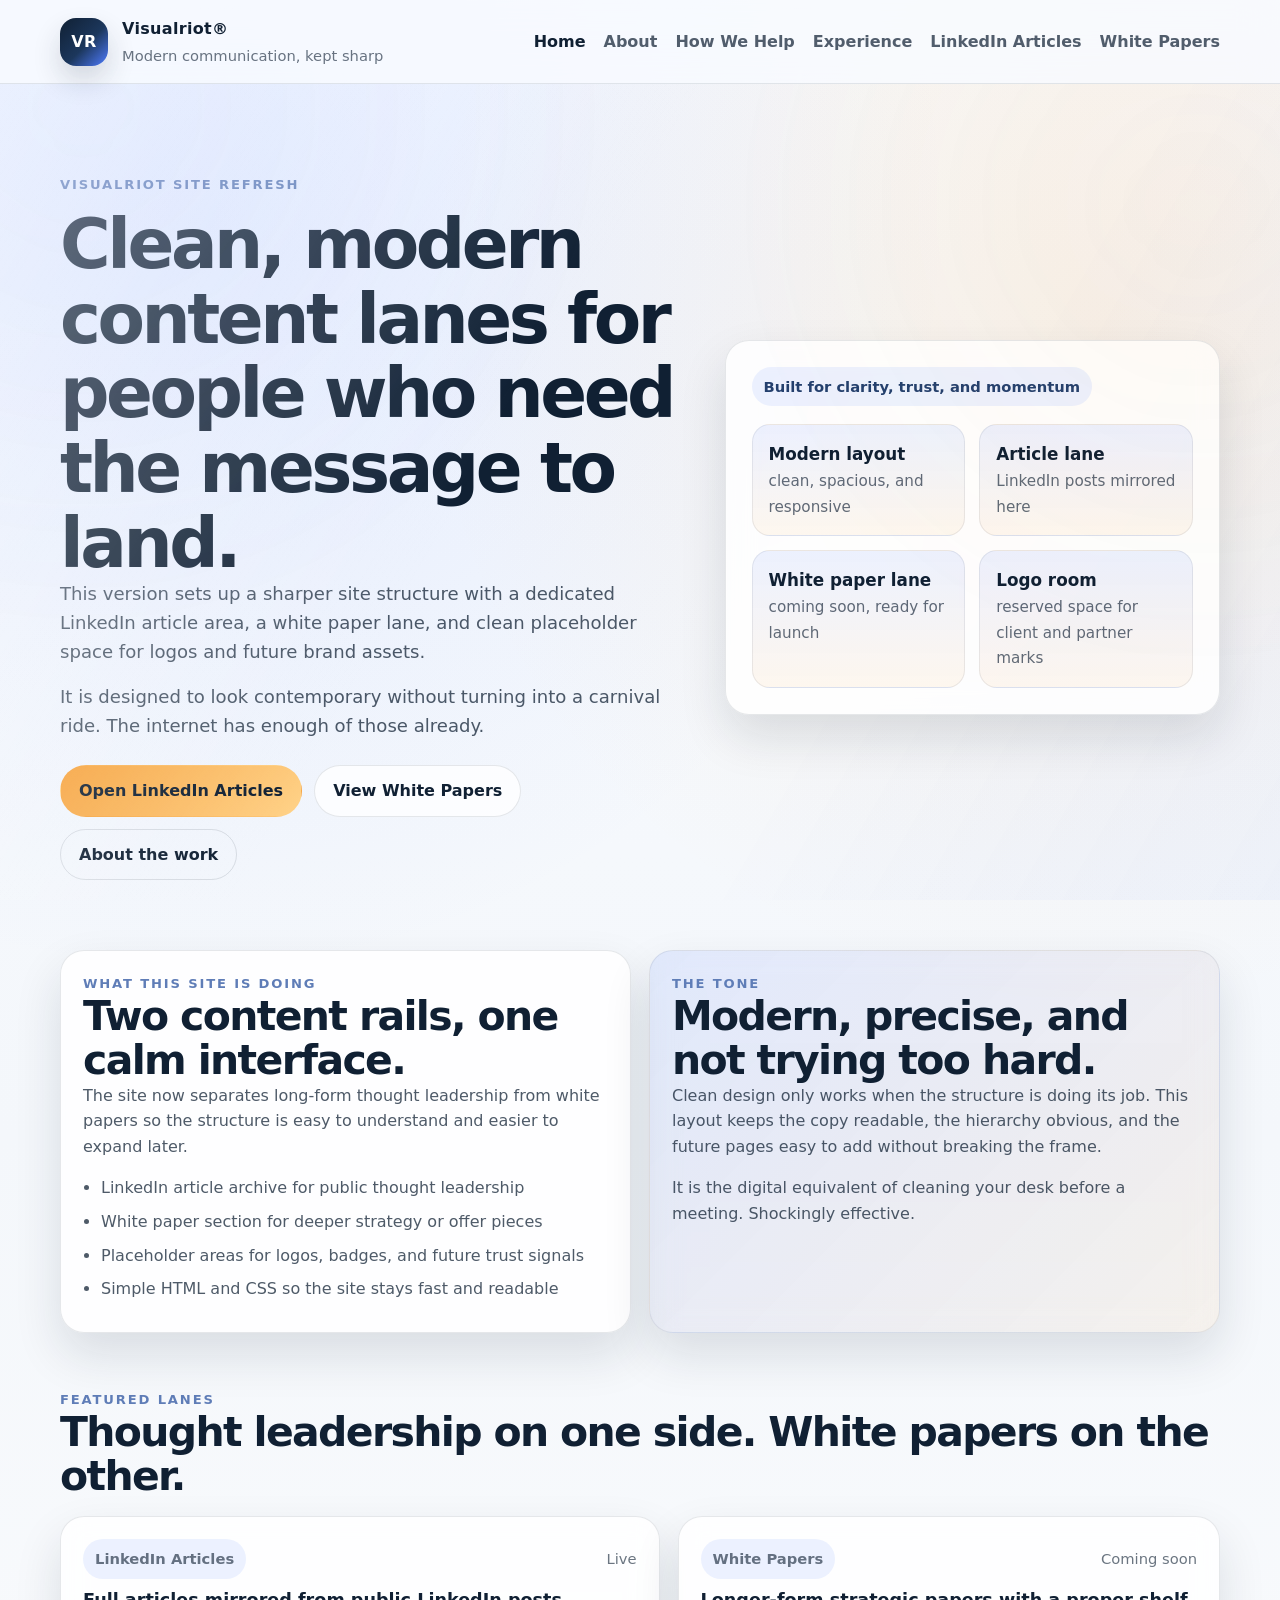
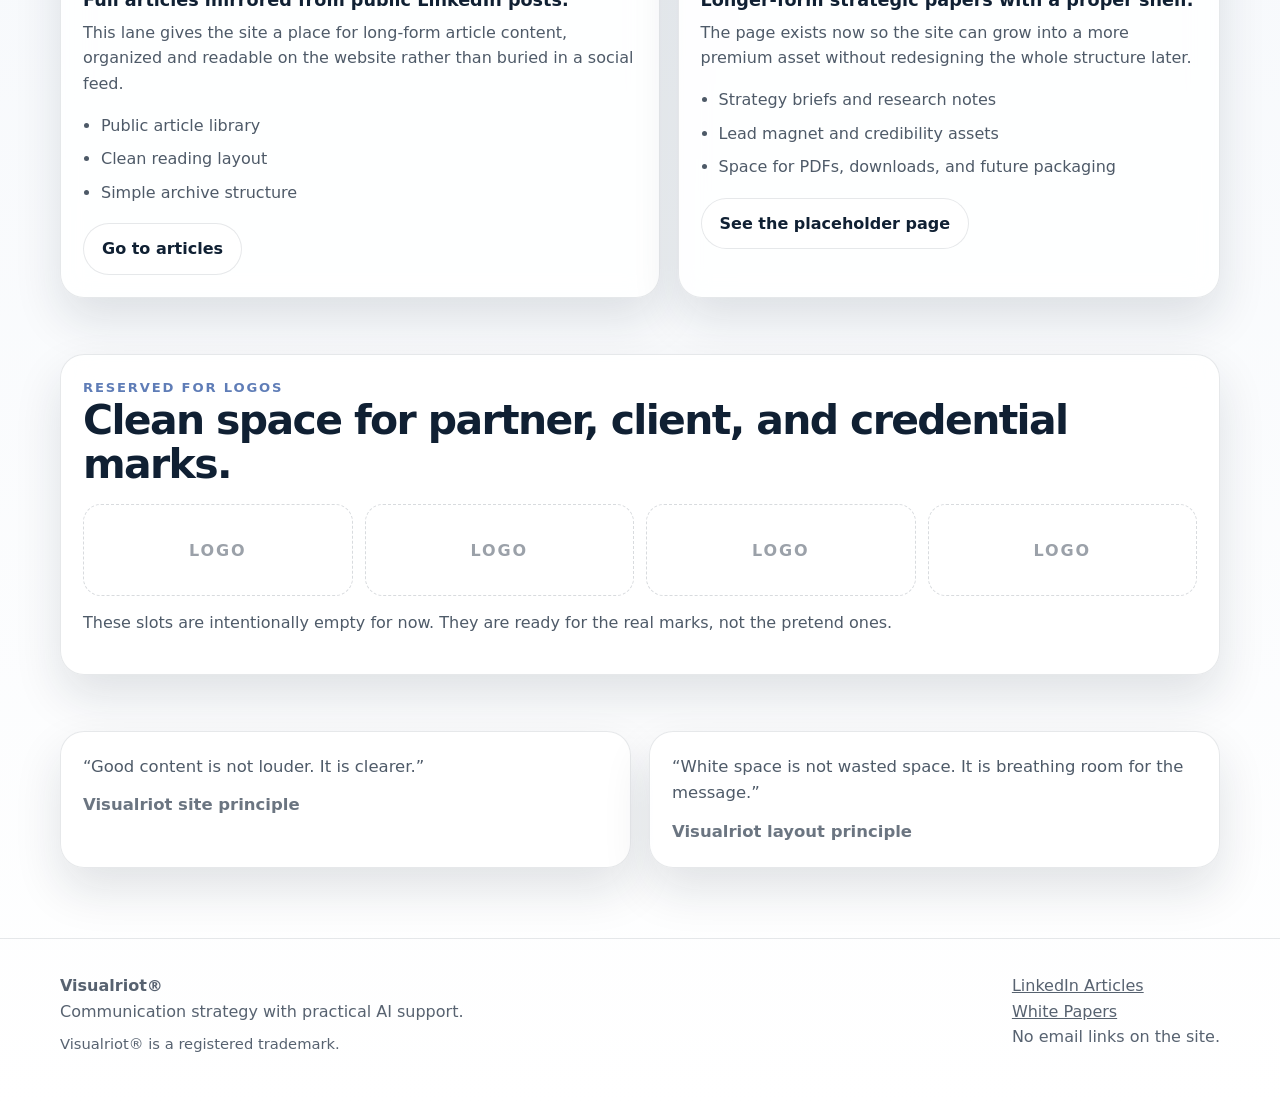
<file: index.html>
<!doctype html>
<html lang="en">
<head>
  <meta charset="utf-8">
  <meta name="viewport" content="width=device-width, initial-scale=1">
  <title>Visualriot® | Communication strategy, practical AI, and premium content lanes</title>
  <meta name="description" content="Visualriot helps mission-driven organizations communicate clearly with modern strategy, practical AI, LinkedIn articles, and white paper-ready content lanes.">
  <link rel="icon" type="image/svg+xml" href="visualriot-mark.svg">
  <link rel="stylesheet" href="styles.css">
</head>
<body>
  <a class="skip" href="#content">Skip to content</a>
  <header>
    <div class="wrap topbar">
      <a class="brand" href="index.html" aria-label="Visualriot home">
        <span class="brand-lockup" aria-hidden="true">VR</span>
        <span class="brand-copy"><strong>Visualriot®</strong><span>Modern communication, kept sharp</span></span>
      </a>
      <nav aria-label="Main navigation">
        <ul>
          <li><a aria-current="page" href="index.html">Home</a></li>
          <li><a href="about.html">About</a></li>
          <li><a href="how-we-help.html">How We Help</a></li>
          <li><a href="selected-experience.html">Experience</a></li>
          <li><a href="insights.html">LinkedIn Articles</a></li>
          <li><a href="white-papers.html">White Papers</a></li>
        </ul>
      </nav>
    </div>
  </header>

  <main id="content">
    <section class="hero">
      <div class="wrap hero-grid">
        <div>
          <div class="eyebrow">Visualriot site refresh</div>
          <h1>Clean, modern content lanes for people who need the message to land.</h1>
          <p class="lede">This version sets up a sharper site structure with a dedicated LinkedIn article area, a white paper lane, and clean placeholder space for logos and future brand assets.</p>
          <p class="lede">It is designed to look contemporary without turning into a carnival ride. The internet has enough of those already.</p>
          <div class="button-row">
            <a class="cta primary" href="insights.html">Open LinkedIn Articles</a>
            <a class="cta secondary" href="white-papers.html">View White Papers</a>
            <a class="cta ghost" href="about.html">About the work</a>
          </div>
        </div>
        <aside class="hero-card">
          <span class="pill">Built for clarity, trust, and momentum</span>
          <div class="stats">
            <div class="stat"><strong>Modern layout</strong><span>clean, spacious, and responsive</span></div>
            <div class="stat"><strong>Article lane</strong><span>LinkedIn posts mirrored here</span></div>
            <div class="stat"><strong>White paper lane</strong><span>coming soon, ready for launch</span></div>
            <div class="stat"><strong>Logo room</strong><span>reserved space for client and partner marks</span></div>
          </div>
        </aside>
      </div>
    </section>

    <section class="section">
      <div class="wrap grid two">
        <div class="card">
          <div class="eyebrow">What this site is doing</div>
          <h2>Two content rails, one calm interface.</h2>
          <p>The site now separates long-form thought leadership from white papers so the structure is easy to understand and easier to expand later.</p>
          <ul class="clean">
            <li>LinkedIn article archive for public thought leadership</li>
            <li>White paper section for deeper strategy or offer pieces</li>
            <li>Placeholder areas for logos, badges, and future trust signals</li>
            <li>Simple HTML and CSS so the site stays fast and readable</li>
          </ul>
        </div>
        <div class="card callout">
          <div class="eyebrow">The tone</div>
          <h2>Modern, precise, and not trying too hard.</h2>
          <p>Clean design only works when the structure is doing its job. This layout keeps the copy readable, the hierarchy obvious, and the future pages easy to add without breaking the frame.</p>
          <p>It is the digital equivalent of cleaning your desk before a meeting. Shockingly effective.</p>
        </div>
      </div>
    </section>

    <section class="section">
      <div class="wrap">
        <div class="section-head head">
          <div>
            <div class="eyebrow">Featured lanes</div>
            <h2>Thought leadership on one side. White papers on the other.</h2>
          </div>
        </div>
        <div class="feature-grid">
          <article class="feature-card">
            <div class="meta"><span class="tag">LinkedIn Articles</span><span>Live</span></div>
            <h3>Full articles mirrored from public LinkedIn posts.</h3>
            <p>This lane gives the site a place for long-form article content, organized and readable on the website rather than buried in a social feed.</p>
            <ul class="clean">
              <li>Public article library</li>
              <li>Clean reading layout</li>
              <li>Simple archive structure</li>
            </ul>
            <div class="button-row"><a class="cta secondary" href="insights.html">Go to articles</a></div>
          </article>
          <article class="feature-card">
            <div class="meta"><span class="tag">White Papers</span><span>Coming soon</span></div>
            <h3>Longer-form strategic papers with a proper shelf.</h3>
            <p>The page exists now so the site can grow into a more premium asset without redesigning the whole structure later.</p>
            <ul class="clean">
              <li>Strategy briefs and research notes</li>
              <li>Lead magnet and credibility assets</li>
              <li>Space for PDFs, downloads, and future packaging</li>
            </ul>
            <div class="button-row"><a class="cta secondary" href="white-papers.html">See the placeholder page</a></div>
          </article>
        </div>
      </div>
    </section>

    <section class="section">
      <div class="wrap card">
        <div class="head">
          <div>
            <div class="eyebrow">Reserved for logos</div>
            <h2>Clean space for partner, client, and credential marks.</h2>
          </div>
        </div>
        <div class="logo-rail">
          <div class="logo-slot">Logo</div>
          <div class="logo-slot">Logo</div>
          <div class="logo-slot">Logo</div>
          <div class="logo-slot">Logo</div>
        </div>
        <p class="muted" style="margin-top:14px;">These slots are intentionally empty for now. They are ready for the real marks, not the pretend ones.</p>
      </div>
    </section>

    <section class="section">
      <div class="wrap grid two">
        <div class="card quote">
          <p>“Good content is not louder. It is clearer.”</p>
          <div class="who">Visualriot site principle</div>
        </div>
        <div class="card quote">
          <p>“White space is not wasted space. It is breathing room for the message.”</p>
          <div class="who">Visualriot layout principle</div>
        </div>
      </div>
    </section>
  </main>

  <footer class="footer">
    <div class="wrap footgrid">
      <div>
        <strong>Visualriot®</strong>
        <div class="muted">Communication strategy with practical AI support.</div>
        <div class="muted smallprint">Visualriot® is a registered trademark.</div>
      </div>
      <div>
        <div><a href="insights.html">LinkedIn Articles</a></div>
        <div><a href="white-papers.html">White Papers</a></div>
        <div class="muted">No email links on the site.</div>
      </div>
    </div>
  </footer>
</body>
</html>
</file>
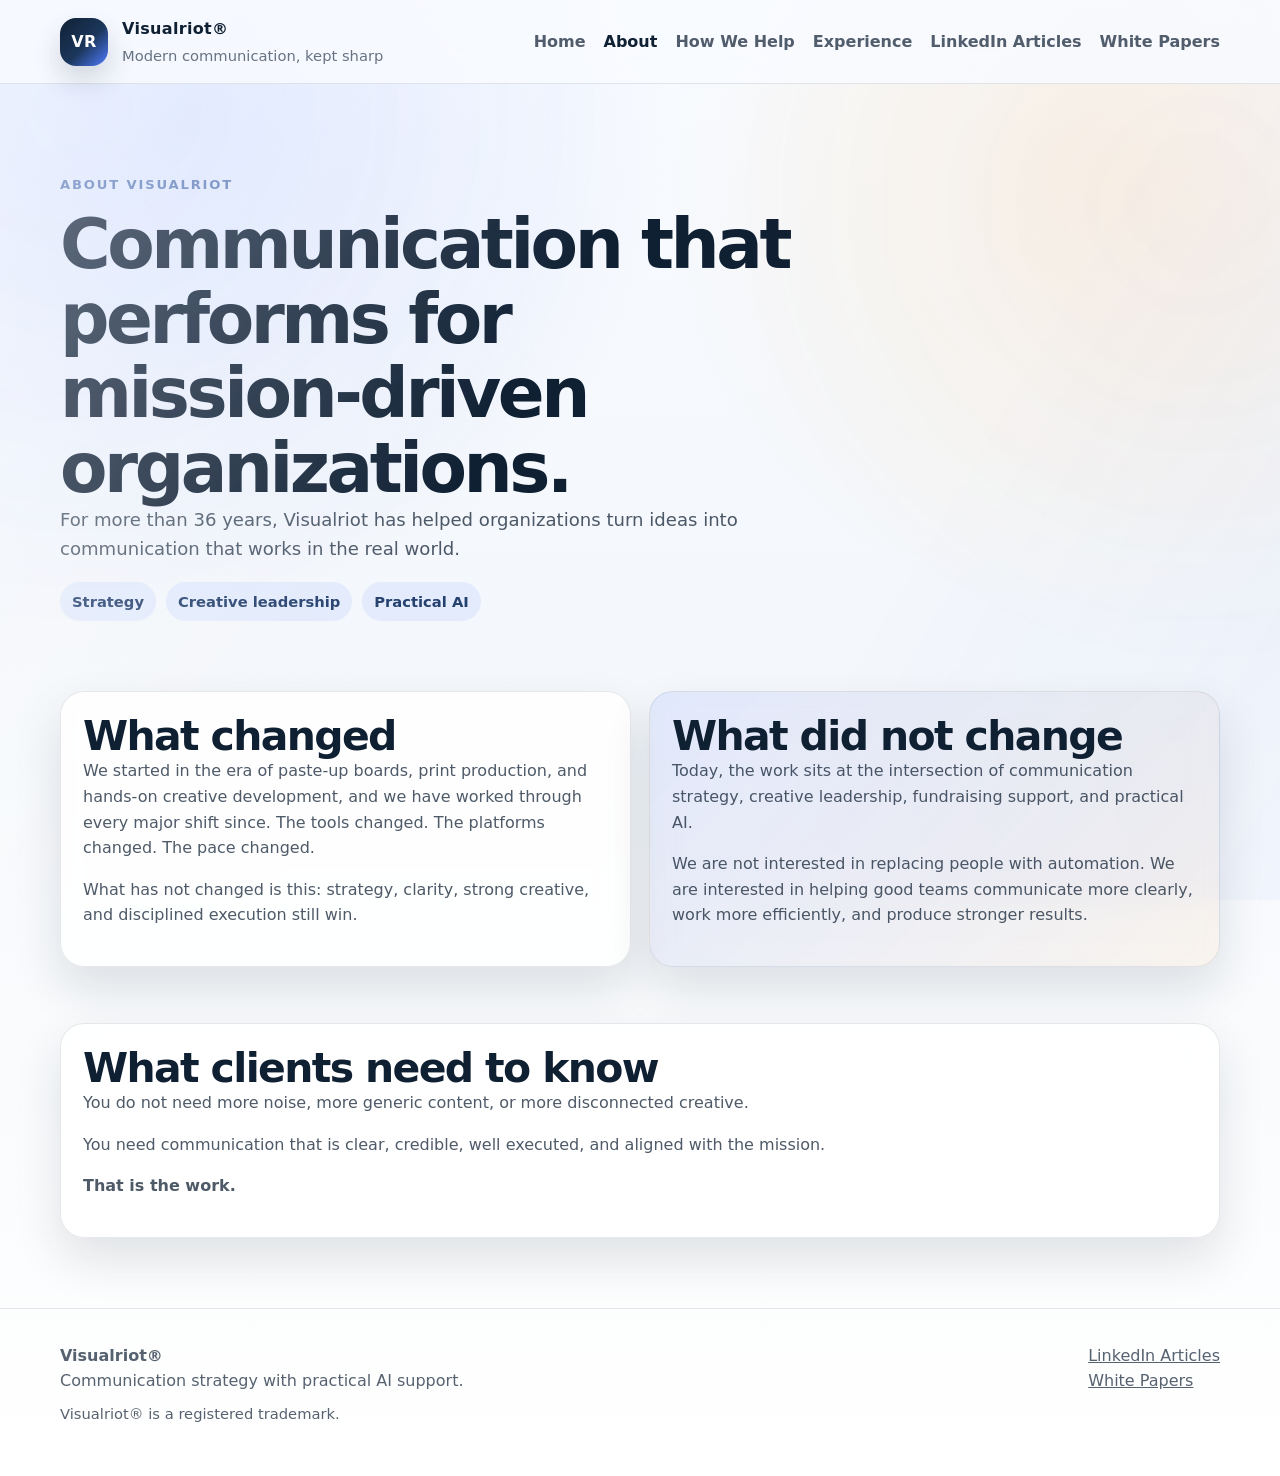
<file: about.html>
<!doctype html>
<html lang="en">
<head>
  <meta charset="utf-8">
  <meta name="viewport" content="width=device-width, initial-scale=1">
  <title>About | Visualriot®</title>
  <meta name="description" content="About Visualriot: more than 36 years of communication strategy, creative leadership, and practical AI support.">
  <link rel="icon" type="image/svg+xml" href="visualriot-mark.svg">
  <link rel="stylesheet" href="styles.css">
</head>
<body>
  <a class="skip" href="#content">Skip to content</a>
  <header>
    <div class="wrap topbar">
      <a class="brand" href="index.html" aria-label="Visualriot home">
        <span class="brand-lockup" aria-hidden="true">VR</span>
        <span class="brand-copy"><strong>Visualriot®</strong><span>Modern communication, kept sharp</span></span>
      </a>
      <nav aria-label="Main navigation">
        <ul>
          <li><a href="index.html">Home</a></li>
          <li><a aria-current="page" href="about.html">About</a></li>
          <li><a href="how-we-help.html">How We Help</a></li>
          <li><a href="selected-experience.html">Experience</a></li>
          <li><a href="insights.html">LinkedIn Articles</a></li>
          <li><a href="white-papers.html">White Papers</a></li>
        </ul>
      </nav>
    </div>
  </header>

  <main id="content">
    <section class="hero">
      <div class="wrap page-shell">
        <div class="page-intro">
          <div class="eyebrow">About Visualriot</div>
          <h1>Communication that performs for mission-driven organizations.</h1>
          <p class="lede">For more than 36 years, Visualriot has helped organizations turn ideas into communication that works in the real world.</p>
          <div class="page-badges">
            <span class="tag">Strategy</span>
            <span class="tag">Creative leadership</span>
            <span class="tag">Practical AI</span>
          </div>
        </div>
      </div>
    </section>

    <section class="section">
      <div class="wrap grid two">
        <div class="card">
          <h2>What changed</h2>
          <p>We started in the era of paste-up boards, print production, and hands-on creative development, and we have worked through every major shift since. The tools changed. The platforms changed. The pace changed.</p>
          <p>What has not changed is this: strategy, clarity, strong creative, and disciplined execution still win.</p>
        </div>
        <div class="card callout">
          <h2>What did not change</h2>
          <p>Today, the work sits at the intersection of communication strategy, creative leadership, fundraising support, and practical AI.</p>
          <p>We are not interested in replacing people with automation. We are interested in helping good teams communicate more clearly, work more efficiently, and produce stronger results.</p>
        </div>
      </div>
    </section>

    <section class="section">
      <div class="wrap card">
        <h2>What clients need to know</h2>
        <p>You do not need more noise, more generic content, or more disconnected creative.</p>
        <p>You need communication that is clear, credible, well executed, and aligned with the mission.</p>
        <p><strong>That is the work.</strong></p>
      </div>
    </section>
  </main>

  <footer class="footer">
    <div class="wrap footgrid">
      <div>
        <strong>Visualriot®</strong>
        <div class="muted">Communication strategy with practical AI support.</div>
        <div class="muted smallprint">Visualriot® is a registered trademark.</div>
      </div>
      <div>
        <div><a href="insights.html">LinkedIn Articles</a></div>
        <div><a href="white-papers.html">White Papers</a></div>
      </div>
    </div>
  </footer>
</body>
</html>
</file>
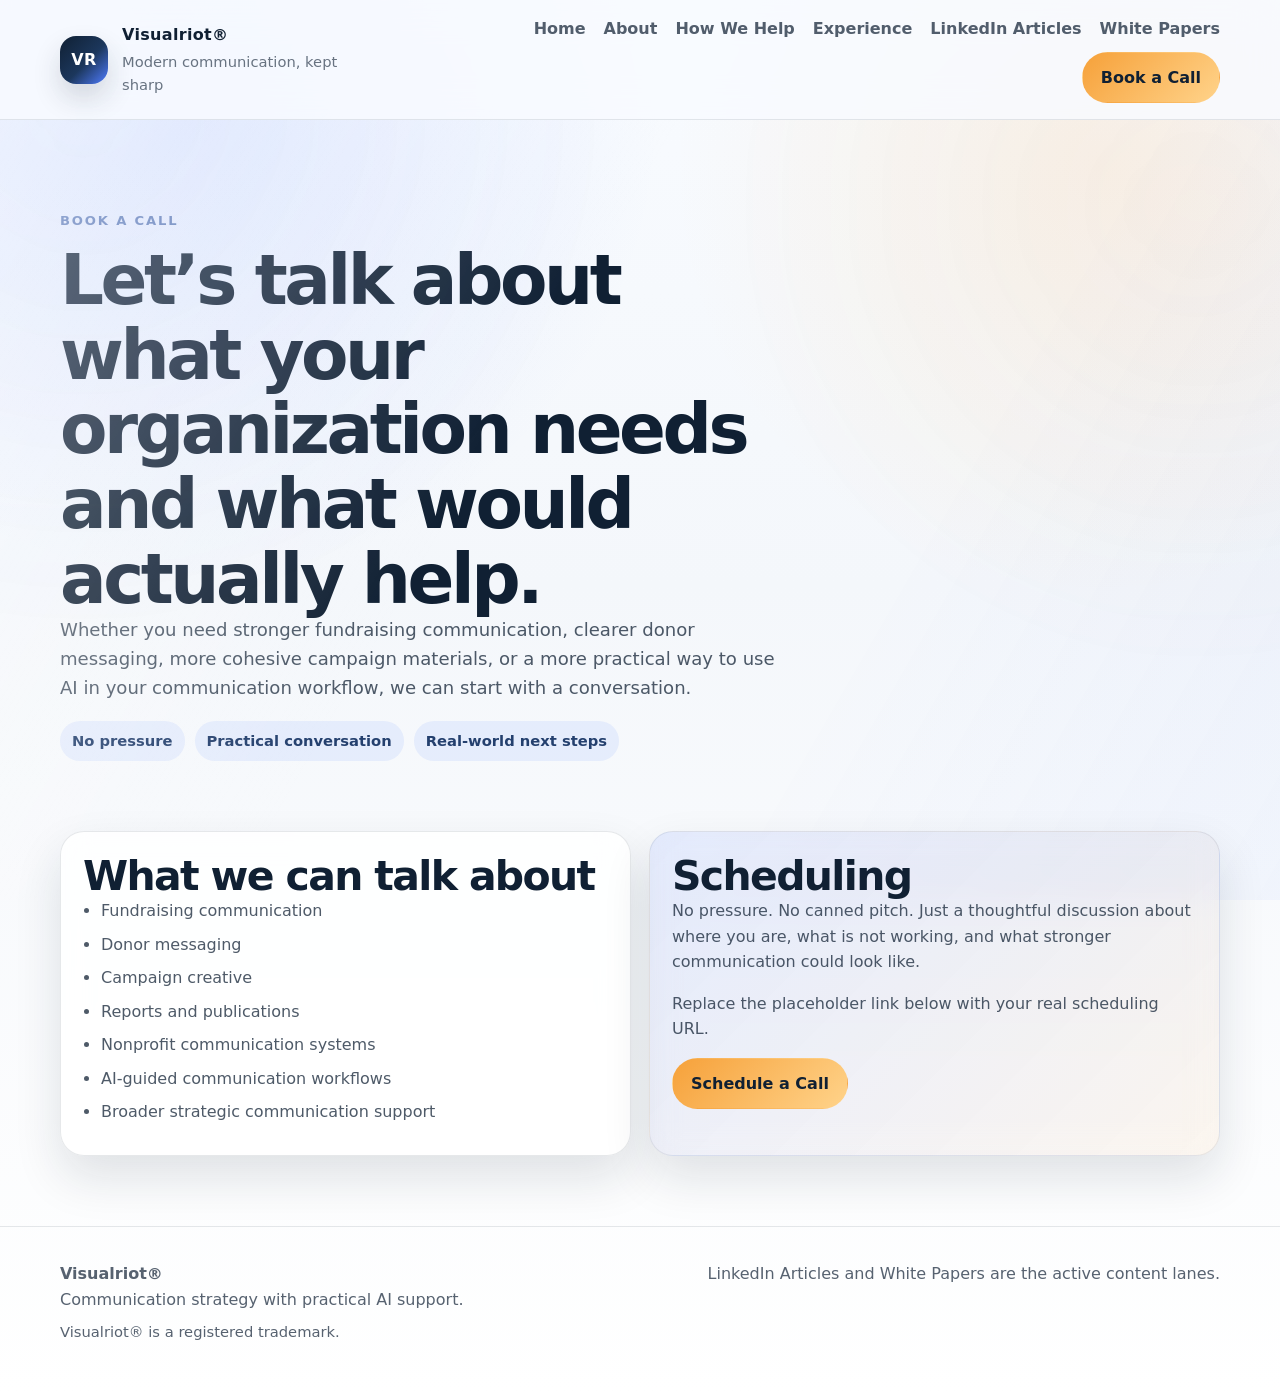
<file: book-a-call.html>
<!doctype html>
<html lang="en">
<head>
  <meta charset="utf-8">
  <meta name="viewport" content="width=device-width, initial-scale=1">
  <title>Book a Call | Visualriot®</title>
  <meta name="description" content="Book a call with Visualriot to discuss clearer messaging, fundraising communication, and practical AI support.">
  <link rel="icon" type="image/svg+xml" href="visualriot-mark.svg">
  <link rel="stylesheet" href="styles.css">
</head>
<body>
  <a class="skip" href="#content">Skip to content</a>
  <header>
    <div class="wrap topbar">
      <a class="brand" href="index.html" aria-label="Visualriot home">
        <span class="brand-lockup" aria-hidden="true">VR</span>
        <span class="brand-copy"><strong>Visualriot®</strong><span>Modern communication, kept sharp</span></span>
      </a>
      <nav aria-label="Main navigation">
        <ul>
          <li><a href="index.html">Home</a></li>
          <li><a href="about.html">About</a></li>
          <li><a href="how-we-help.html">How We Help</a></li>
          <li><a href="selected-experience.html">Experience</a></li>
          <li><a href="insights.html">LinkedIn Articles</a></li>
          <li><a href="white-papers.html">White Papers</a></li>
          <li><a aria-current="page" class="cta primary" href="book-a-call.html">Book a Call</a></li>
        </ul>
      </nav>
    </div>
  </header>

  <main id="content">
    <section class="hero">
      <div class="wrap page-shell">
        <div class="page-intro">
          <div class="eyebrow">Book a call</div>
          <h1>Let’s talk about what your organization needs and what would actually help.</h1>
          <p class="lede">Whether you need stronger fundraising communication, clearer donor messaging, more cohesive campaign materials, or a more practical way to use AI in your communication workflow, we can start with a conversation.</p>
          <div class="page-badges">
            <span class="tag">No pressure</span>
            <span class="tag">Practical conversation</span>
            <span class="tag">Real-world next steps</span>
          </div>
        </div>
      </div>
    </section>

    <section class="section">
      <div class="wrap grid two">
        <div class="card">
          <h2>What we can talk about</h2>
          <ul class="clean">
            <li>Fundraising communication</li>
            <li>Donor messaging</li>
            <li>Campaign creative</li>
            <li>Reports and publications</li>
            <li>Nonprofit communication systems</li>
            <li>AI-guided communication workflows</li>
            <li>Broader strategic communication support</li>
          </ul>
        </div>
        <div class="card callout">
          <h2>Scheduling</h2>
          <p>No pressure. No canned pitch. Just a thoughtful discussion about where you are, what is not working, and what stronger communication could look like.</p>
          <p class="muted">Replace the placeholder link below with your real scheduling URL.</p>
          <p><a class="cta primary" href="https://cal.com/your-handle" target="_blank" rel="noreferrer">Schedule a Call</a></p>
        </div>
      </div>
    </section>
  </main>

  <footer class="footer">
    <div class="wrap footgrid">
      <div>
        <strong>Visualriot®</strong>
        <div class="muted">Communication strategy with practical AI support.</div>
        <div class="muted smallprint">Visualriot® is a registered trademark.</div>
      </div>
      <div>
        <span class="muted">LinkedIn Articles and White Papers are the active content lanes.</span>
      </div>
    </div>
  </footer>
</body>
</html>
</file>
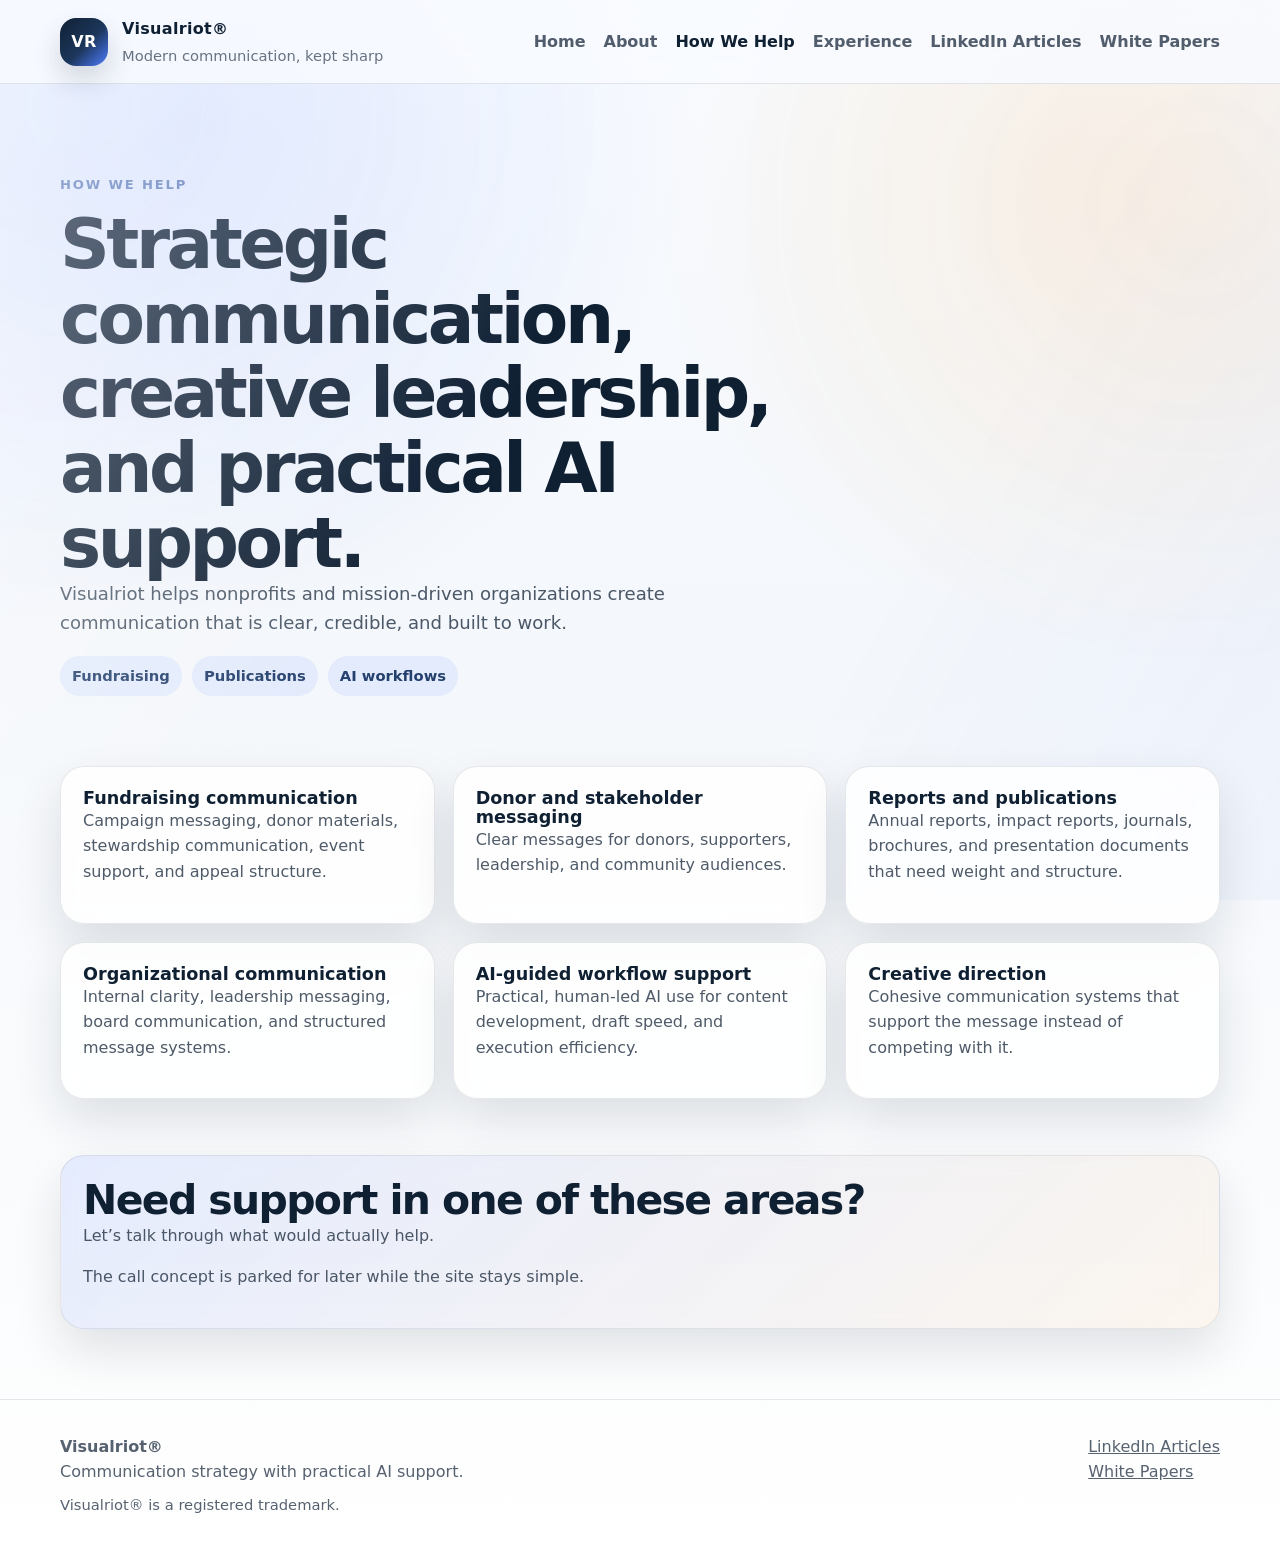
<file: how-we-help.html>
<!doctype html>
<html lang="en">
<head>
  <meta charset="utf-8">
  <meta name="viewport" content="width=device-width, initial-scale=1">
  <title>How We Help | Visualriot®</title>
  <meta name="description" content="Visualriot helps nonprofits and mission-driven organizations with fundraising communication, donor messaging, publications, and practical AI workflows.">
  <link rel="icon" type="image/svg+xml" href="visualriot-mark.svg">
  <link rel="stylesheet" href="styles.css">
</head>
<body>
  <a class="skip" href="#content">Skip to content</a>
  <header>
    <div class="wrap topbar">
      <a class="brand" href="index.html" aria-label="Visualriot home">
        <span class="brand-lockup" aria-hidden="true">VR</span>
        <span class="brand-copy"><strong>Visualriot®</strong><span>Modern communication, kept sharp</span></span>
      </a>
      <nav aria-label="Main navigation">
        <ul>
          <li><a href="index.html">Home</a></li>
          <li><a href="about.html">About</a></li>
          <li><a aria-current="page" href="how-we-help.html">How We Help</a></li>
          <li><a href="selected-experience.html">Experience</a></li>
          <li><a href="insights.html">LinkedIn Articles</a></li>
          <li><a href="white-papers.html">White Papers</a></li>
        </ul>
      </nav>
    </div>
  </header>

  <main id="content">
    <section class="hero">
      <div class="wrap page-shell">
        <div class="page-intro">
          <div class="eyebrow">How we help</div>
          <h1>Strategic communication, creative leadership, and practical AI support.</h1>
          <p class="lede">Visualriot helps nonprofits and mission-driven organizations create communication that is clear, credible, and built to work.</p>
          <div class="page-badges">
            <span class="tag">Fundraising</span>
            <span class="tag">Publications</span>
            <span class="tag">AI workflows</span>
          </div>
        </div>
      </div>
    </section>

    <section class="section">
      <div class="wrap grid three">
        <div class="panel"><h3>Fundraising communication</h3><p>Campaign messaging, donor materials, stewardship communication, event support, and appeal structure.</p></div>
        <div class="panel"><h3>Donor and stakeholder messaging</h3><p>Clear messages for donors, supporters, leadership, and community audiences.</p></div>
        <div class="panel"><h3>Reports and publications</h3><p>Annual reports, impact reports, journals, brochures, and presentation documents that need weight and structure.</p></div>
        <div class="panel"><h3>Organizational communication</h3><p>Internal clarity, leadership messaging, board communication, and structured message systems.</p></div>
        <div class="panel"><h3>AI-guided workflow support</h3><p>Practical, human-led AI use for content development, draft speed, and execution efficiency.</p></div>
        <div class="panel"><h3>Creative direction</h3><p>Cohesive communication systems that support the message instead of competing with it.</p></div>
      </div>
    </section>

    <section class="section">
      <div class="wrap card callout">
        <h2>Need support in one of these areas?</h2>
        <p>Let’s talk through what would actually help.</p>
        <p class="muted">The call concept is parked for later while the site stays simple.</p>
      </div>
    </section>
  </main>

  <footer class="footer">
    <div class="wrap footgrid">
      <div>
        <strong>Visualriot®</strong>
        <div class="muted">Communication strategy with practical AI support.</div>
        <div class="muted smallprint">Visualriot® is a registered trademark.</div>
      </div>
      <div>
        <div><a href="insights.html">LinkedIn Articles</a></div>
        <div><a href="white-papers.html">White Papers</a></div>
      </div>
    </div>
  </footer>
</body>
</html>
</file>
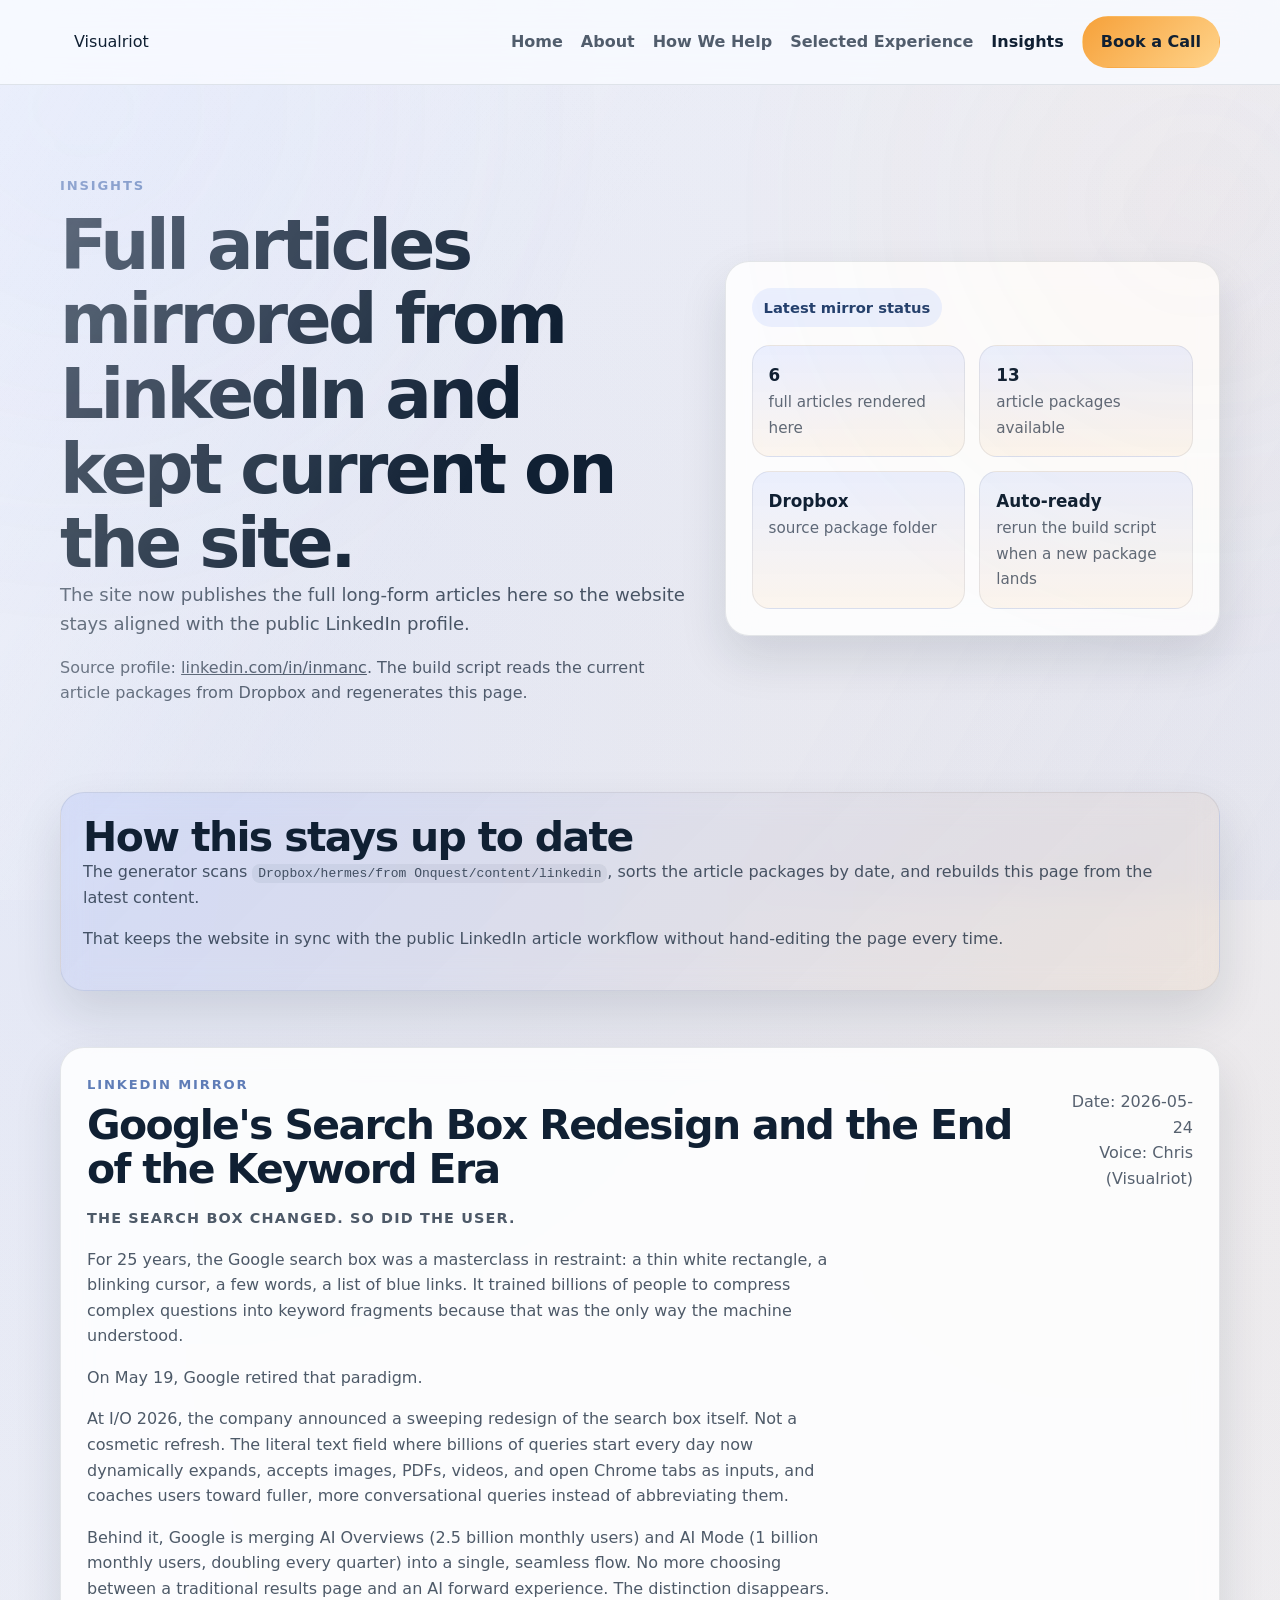
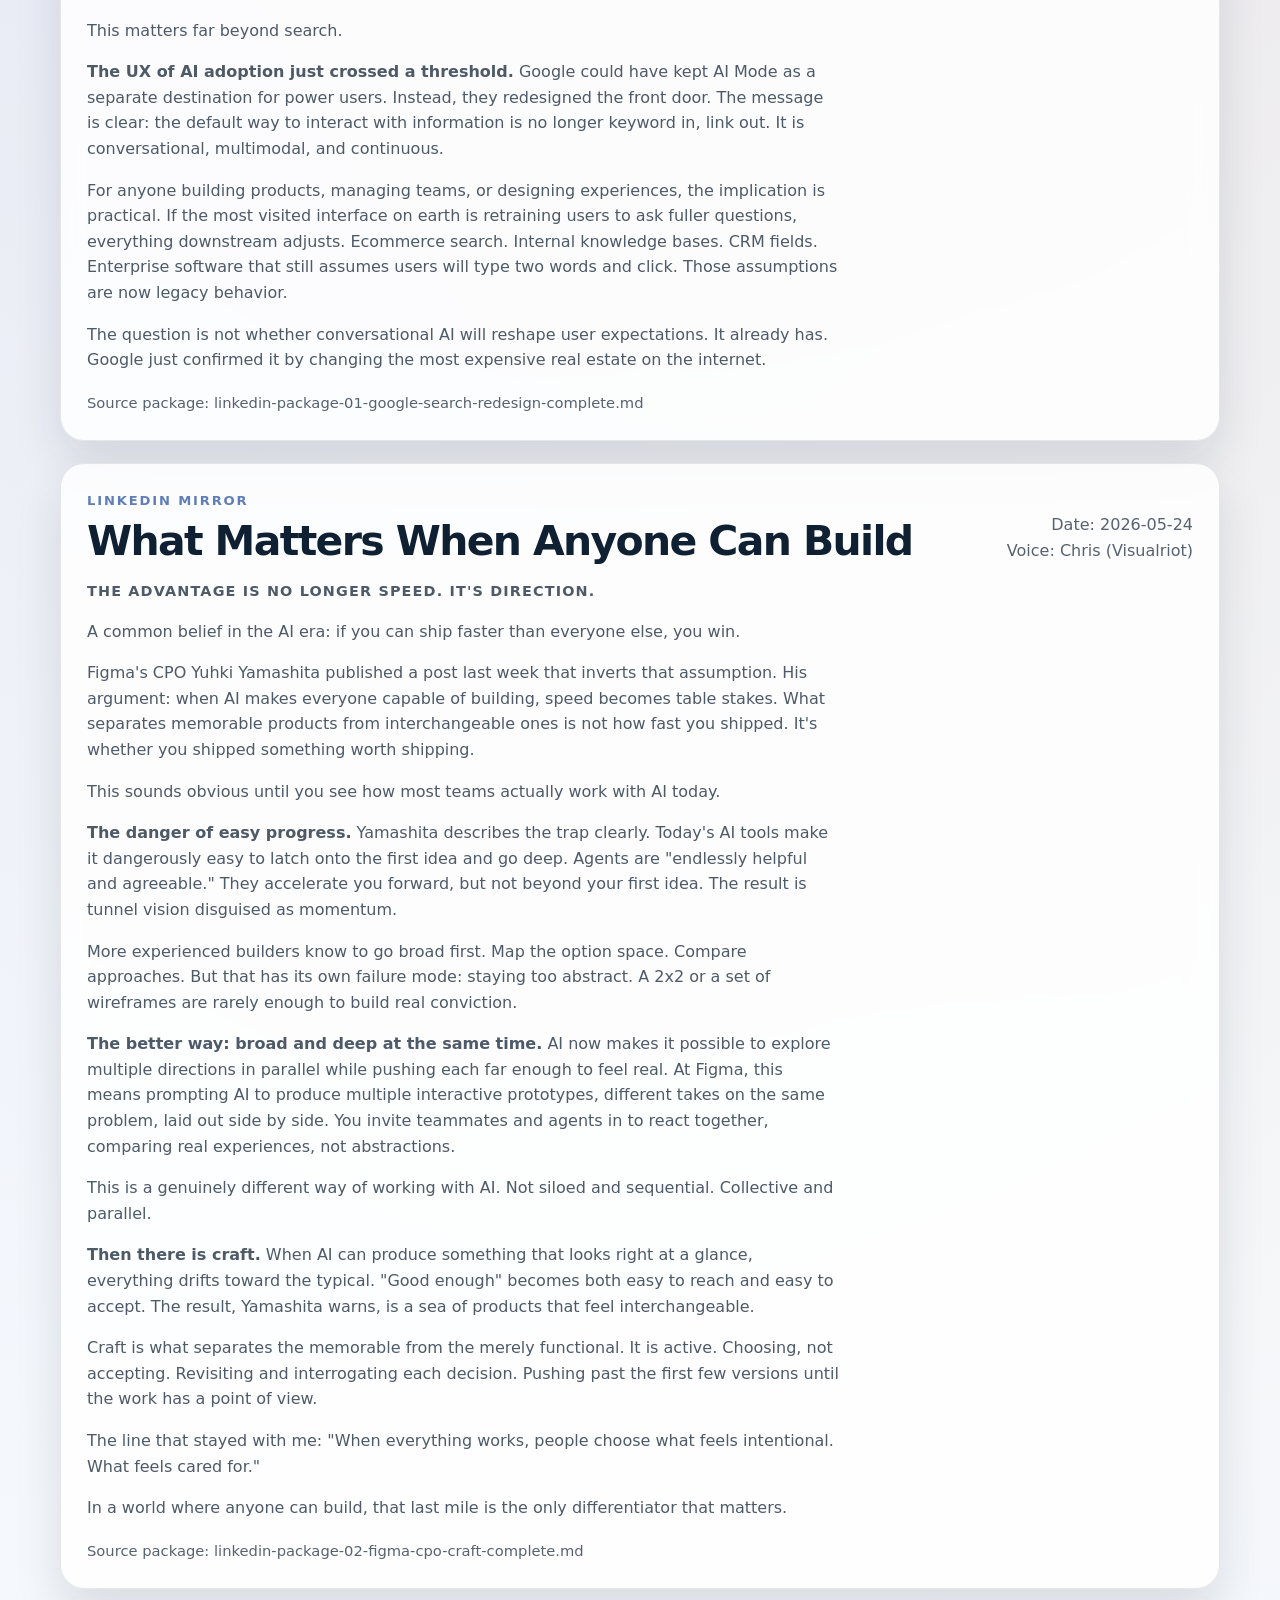
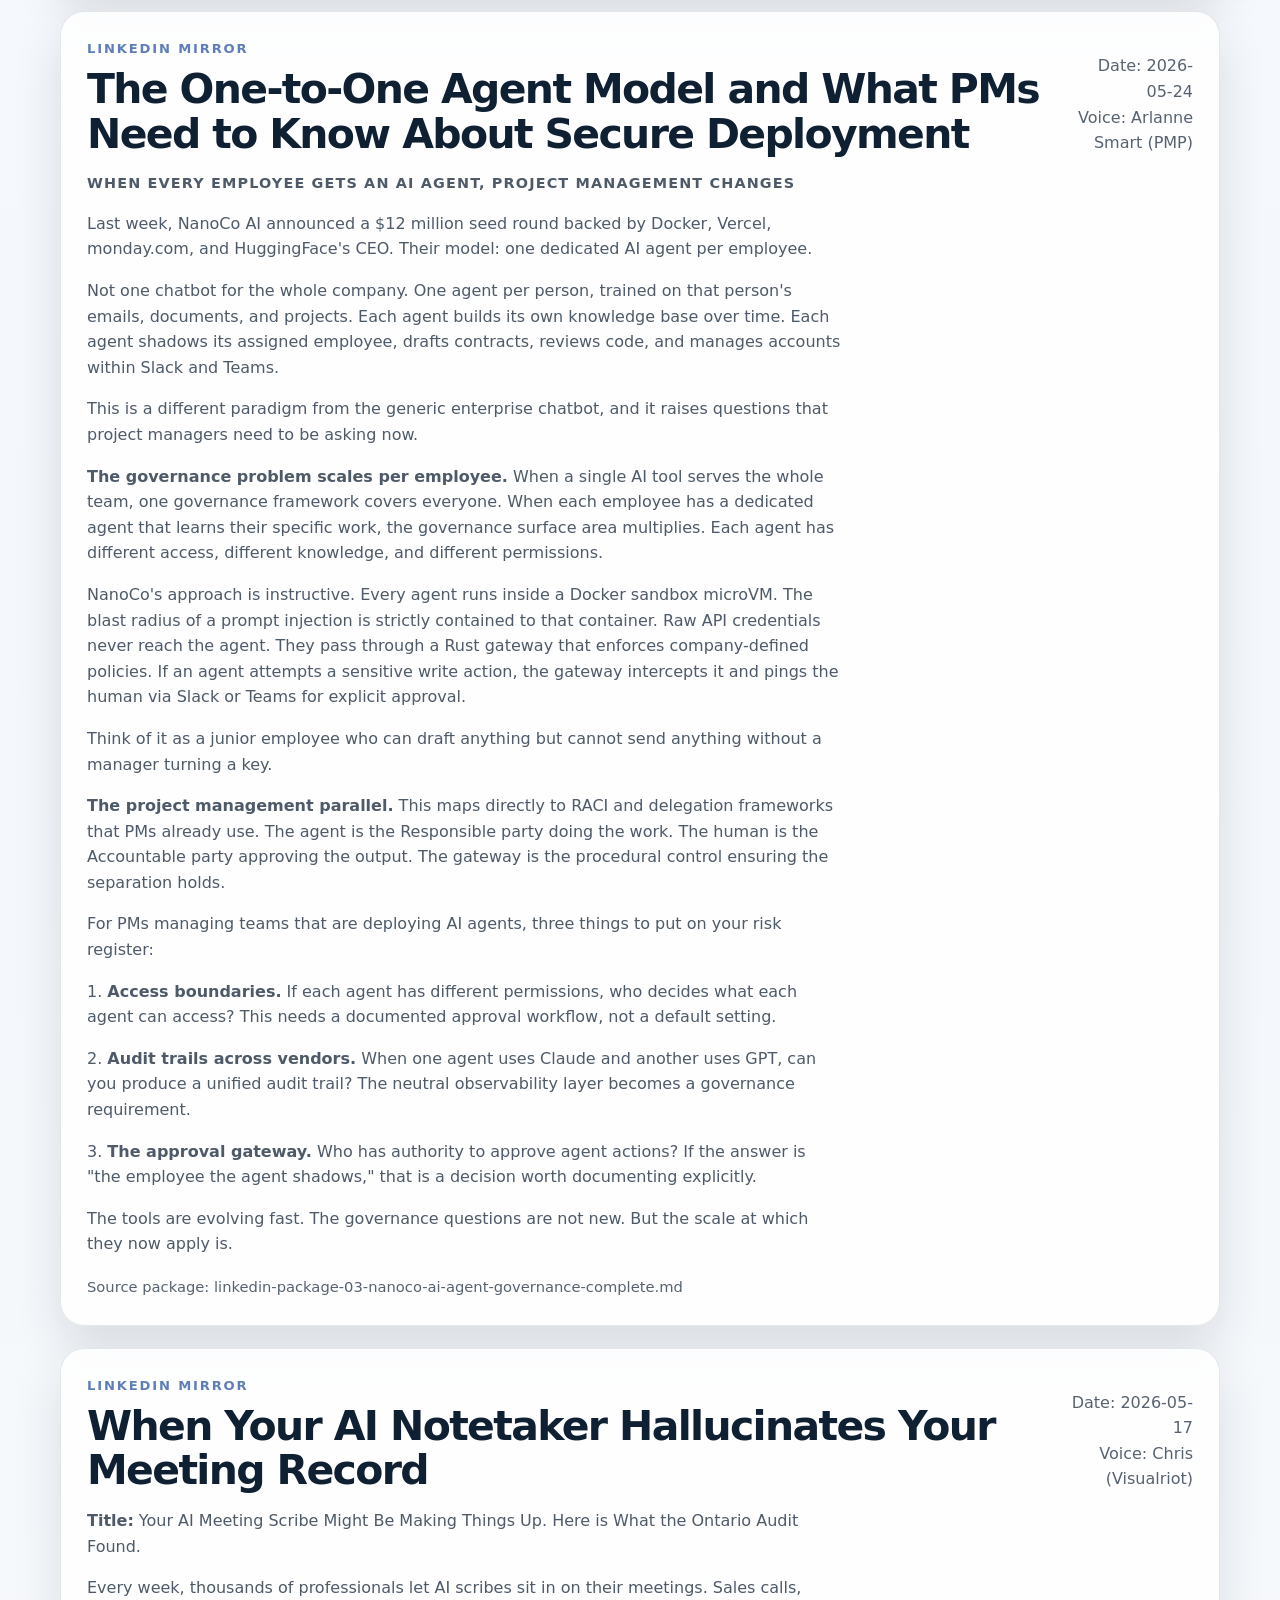
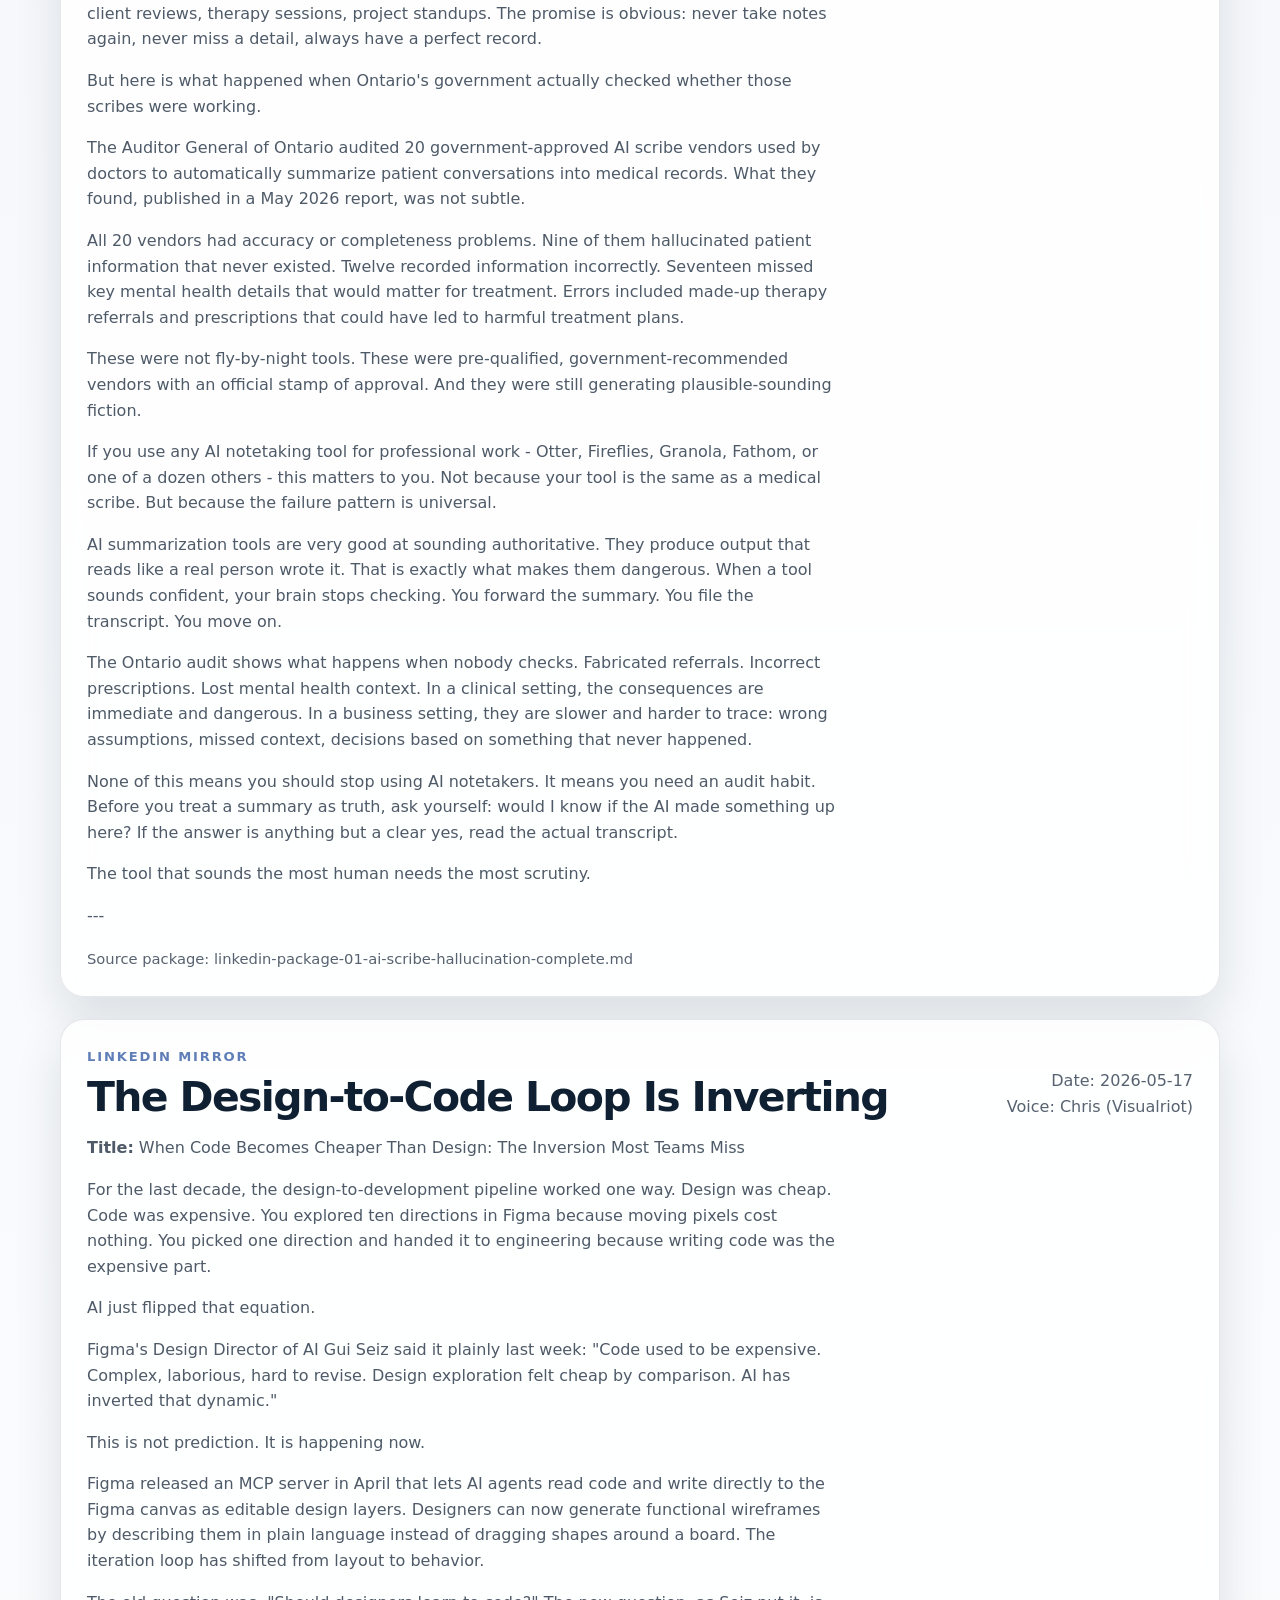
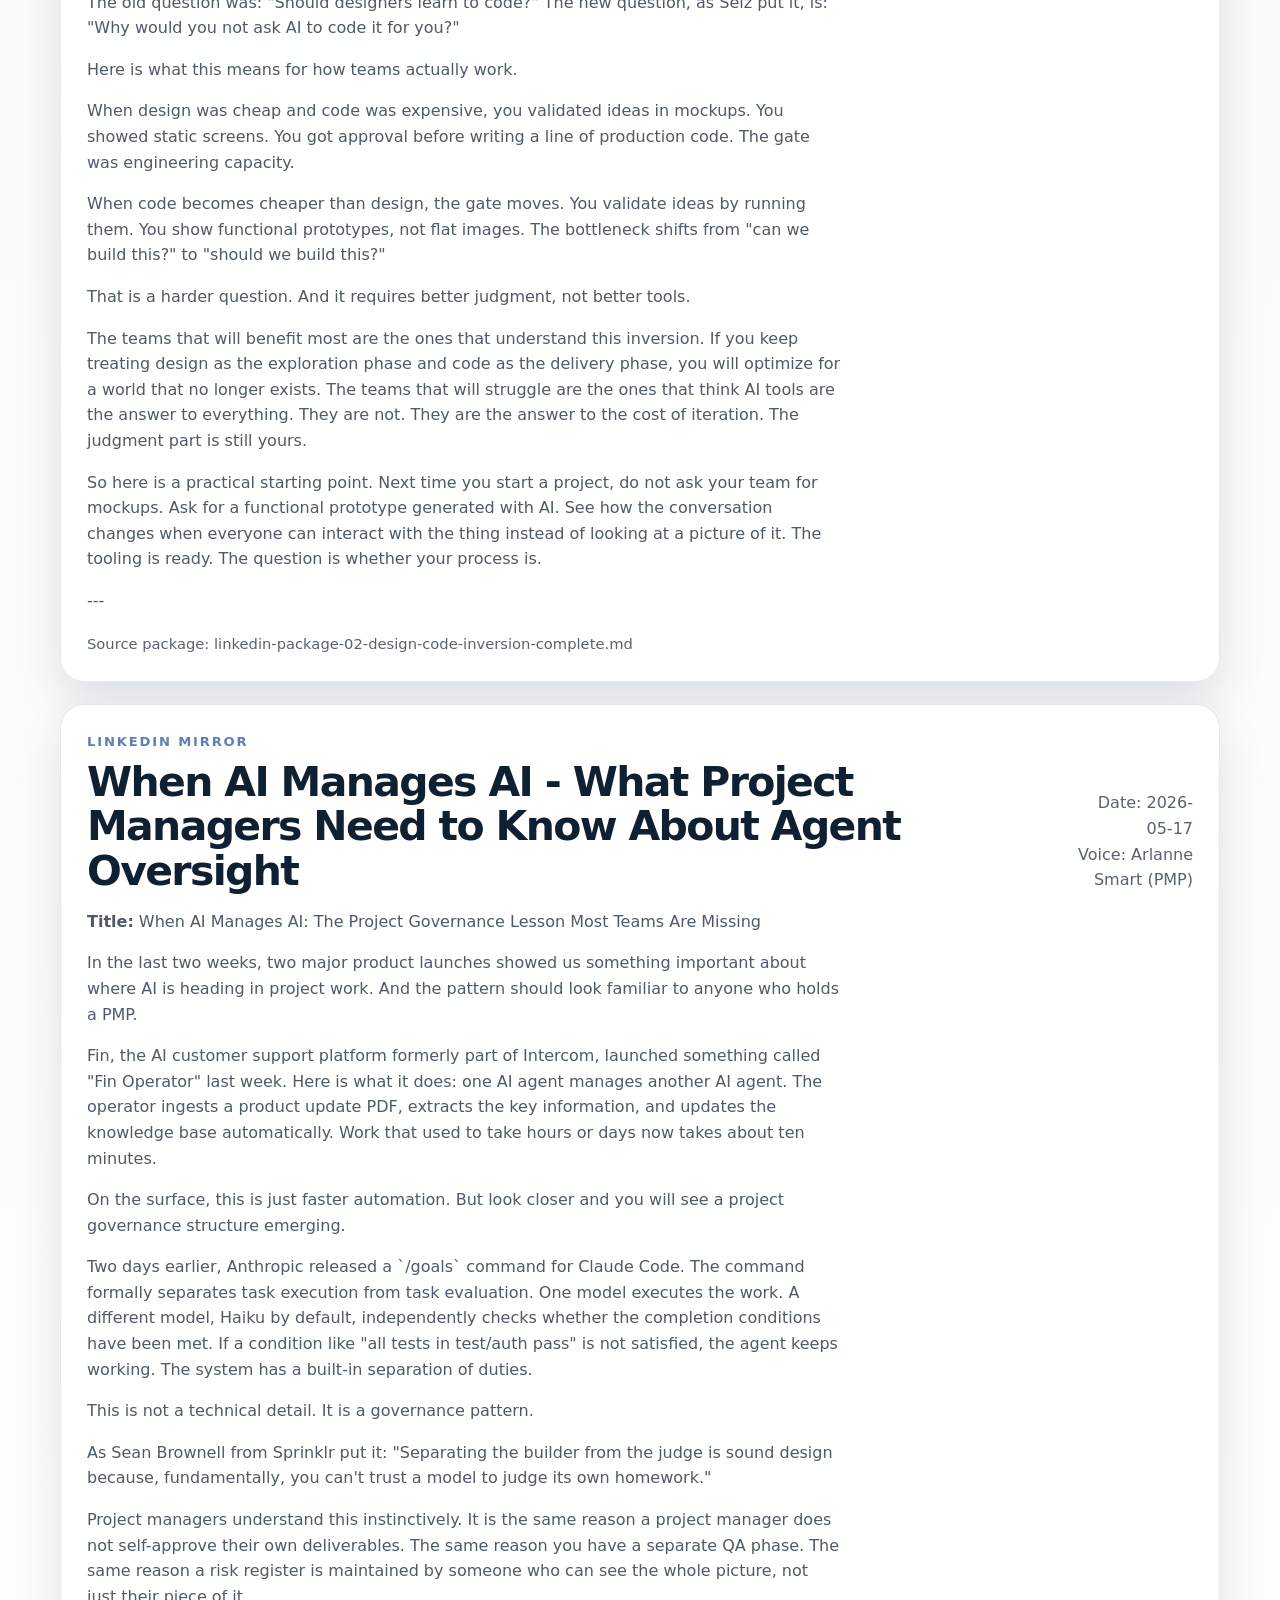
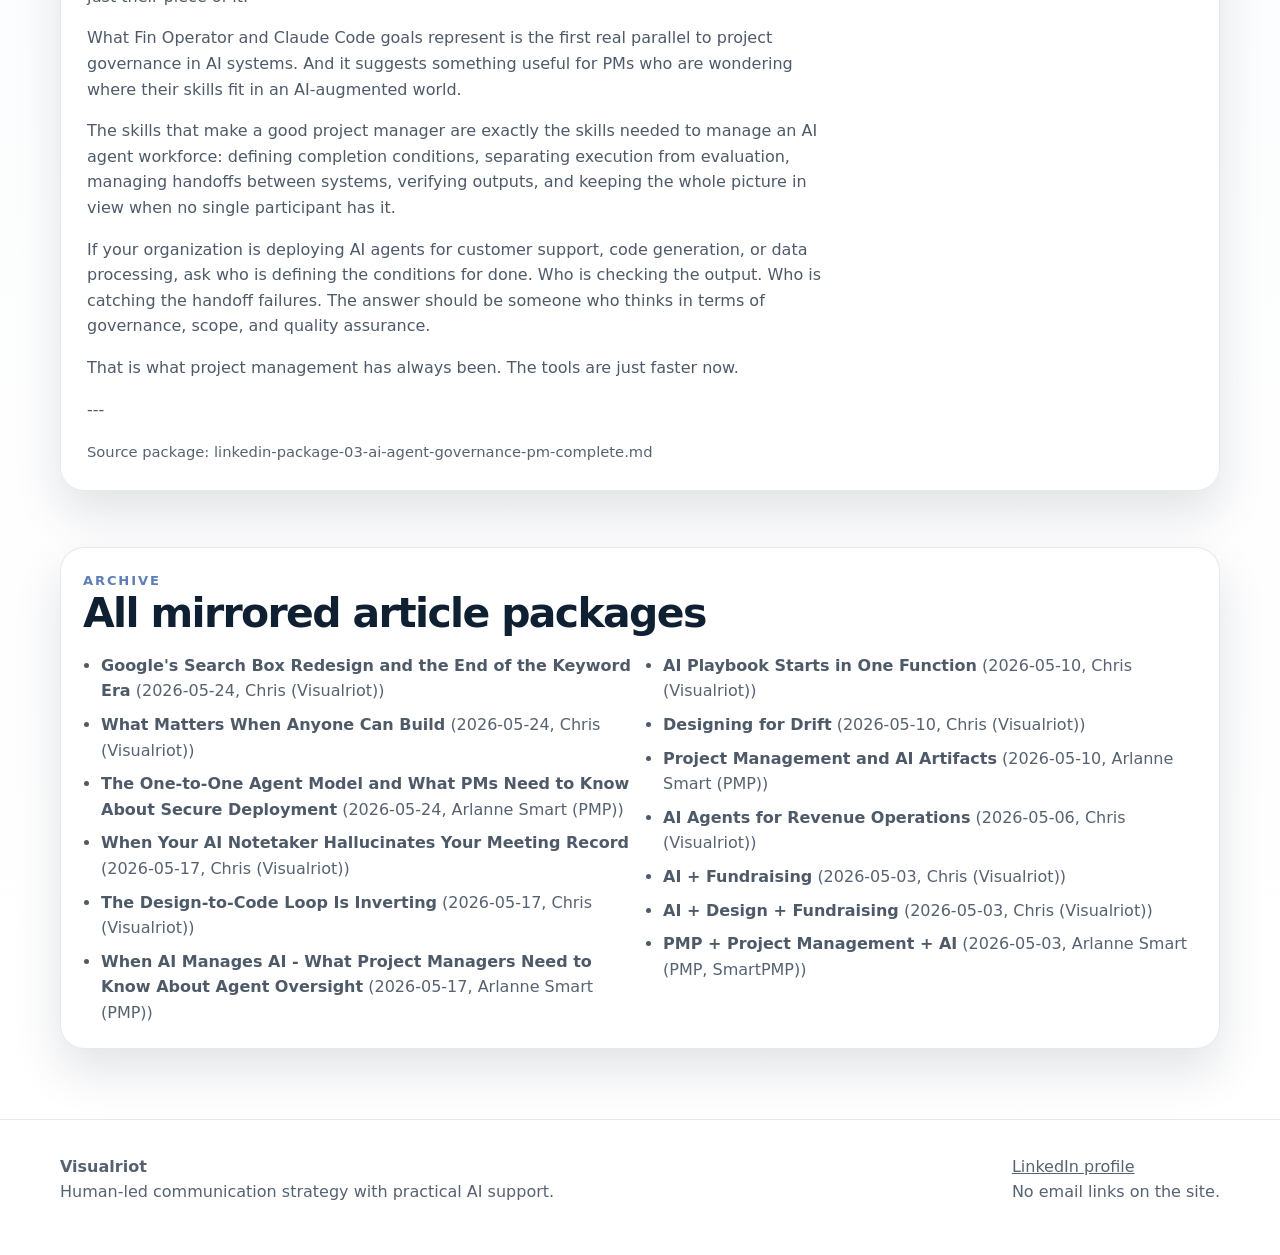
<file: insights.html>
<!doctype html>
<html lang="en">
<head>
  <meta charset="utf-8">
  <meta name="viewport" content="width=device-width, initial-scale=1">
  <title>Insights | Visualriot</title>
  <meta name="description" content="Full Visualriot articles mirrored from public LinkedIn posts and kept current on the website.">
  <link rel="stylesheet" href="styles.css">
</head>
<body>
  <a class="skip" href="#content">Skip to content</a>
  <header>
    <div class="wrap topbar">
      <a class="brand" href="index.html"><span class="mark" aria-hidden="true"></span><span>Visualriot</span></a>
      <nav aria-label="Main navigation">
        <ul>
          <li><a href="index.html">Home</a></li>
          <li><a href="about.html">About</a></li>
          <li><a href="how-we-help.html">How We Help</a></li>
          <li><a href="selected-experience.html">Selected Experience</a></li>
          <li><a aria-current="page" href="insights.html">Insights</a></li>
          <li><a class="cta primary" href="book-a-call.html">Book a Call</a></li>
        </ul>
      </nav>
    </div>
  </header>
  <main id="content">
    <section class="hero">
      <div class="wrap hero-grid insights-hero">
        <div>
          <div class="eyebrow">Insights</div>
          <h1>Full articles mirrored from LinkedIn and kept current on the site.</h1>
          <p class="lede">The site now publishes the full long-form articles here so the website stays aligned with the public LinkedIn profile.</p>
          <p class="muted">Source profile: <a href="https://www.linkedin.com/in/inmanc" target="_blank" rel="noreferrer">linkedin.com/in/inmanc</a>. The build script reads the current article packages from Dropbox and regenerates this page.</p>
        </div>
        <aside class="hero-card">
          <span class="pill">Latest mirror status</span>
          <div class="stats single">
            <div class="stat"><strong>6</strong><span>full articles rendered here</span></div>
            <div class="stat"><strong>13</strong><span>article packages available</span></div>
            <div class="stat"><strong>Dropbox</strong><span>source package folder</span></div>
            <div class="stat"><strong>Auto-ready</strong><span>rerun the build script when a new package lands</span></div>
          </div>
        </aside>
      </div>
    </section>
    <section class="section">
      <div class="wrap card callout">
        <h2>How this stays up to date</h2>
        <p>The generator scans <code>Dropbox/hermes/from Onquest/content/linkedin</code>, sorts the article packages by date, and rebuilds this page from the latest content.</p>
        <p class="muted">That keeps the website in sync with the public LinkedIn article workflow without hand-editing the page every time.</p>
      </div>
    </section>
    <section class="section">
      <div class="wrap stack">
<article class="card article"><div class="article-meta"><div><div class="eyebrow">LinkedIn mirror</div><h2>Google&#x27;s Search Box Redesign and the End of the Keyword Era</h2></div><div class="article-meta-right"><div class="muted">Date: 2026-05-24 </div><div class="muted">Voice: Chris (Visualriot) </div></div></div><div class="article-body"><p class="article-kicker">The Search Box Changed. So Did the User.</p>
<p>For 25 years, the Google search box was a masterclass in restraint: a thin white rectangle, a blinking cursor, a few words, a list of blue links. It trained billions of people to compress complex questions into keyword fragments because that was the only way the machine understood.</p>
<p>On May 19, Google retired that paradigm.</p>
<p>At I/O 2026, the company announced a sweeping redesign of the search box itself. Not a cosmetic refresh. The literal text field where billions of queries start every day now dynamically expands, accepts images, PDFs, videos, and open Chrome tabs as inputs, and coaches users toward fuller, more conversational queries instead of abbreviating them.</p>
<p>Behind it, Google is merging AI Overviews (2.5 billion monthly users) and AI Mode (1 billion monthly users, doubling every quarter) into a single, seamless flow. No more choosing between a traditional results page and an AI forward experience. The distinction disappears.</p>
<p>This matters far beyond search.</p>
<p><strong>The UX of AI adoption just crossed a threshold.</strong> Google could have kept AI Mode as a separate destination for power users. Instead, they redesigned the front door. The message is clear: the default way to interact with information is no longer keyword in, link out. It is conversational, multimodal, and continuous.</p>
<p>For anyone building products, managing teams, or designing experiences, the implication is practical. If the most visited interface on earth is retraining users to ask fuller questions, everything downstream adjusts. Ecommerce search. Internal knowledge bases. CRM fields. Enterprise software that still assumes users will type two words and click. Those assumptions are now legacy behavior.</p>
<p>The question is not whether conversational AI will reshape user expectations. It already has. Google just confirmed it by changing the most expensive real estate on the internet.</p></div><div class="article-source muted">Source package: linkedin-package-01-google-search-redesign-complete.md</div></article><article class="card article"><div class="article-meta"><div><div class="eyebrow">LinkedIn mirror</div><h2>What Matters When Anyone Can Build</h2></div><div class="article-meta-right"><div class="muted">Date: 2026-05-24 </div><div class="muted">Voice: Chris (Visualriot) </div></div></div><div class="article-body"><p class="article-kicker">The Advantage Is No Longer Speed. It&#x27;s Direction.</p>
<p>A common belief in the AI era: if you can ship faster than everyone else, you win.</p>
<p>Figma&#x27;s CPO Yuhki Yamashita published a post last week that inverts that assumption. His argument: when AI makes everyone capable of building, speed becomes table stakes. What separates memorable products from interchangeable ones is not how fast you shipped. It&#x27;s whether you shipped something worth shipping.</p>
<p>This sounds obvious until you see how most teams actually work with AI today.</p>
<p><strong>The danger of easy progress.</strong> Yamashita describes the trap clearly. Today&#x27;s AI tools make it dangerously easy to latch onto the first idea and go deep. Agents are &quot;endlessly helpful and agreeable.&quot; They accelerate you forward, but not beyond your first idea. The result is tunnel vision disguised as momentum.</p>
<p>More experienced builders know to go broad first. Map the option space. Compare approaches. But that has its own failure mode: staying too abstract. A 2x2 or a set of wireframes are rarely enough to build real conviction.</p>
<p><strong>The better way: broad and deep at the same time.</strong> AI now makes it possible to explore multiple directions in parallel while pushing each far enough to feel real. At Figma, this means prompting AI to produce multiple interactive prototypes, different takes on the same problem, laid out side by side. You invite teammates and agents in to react together, comparing real experiences, not abstractions.</p>
<p>This is a genuinely different way of working with AI. Not siloed and sequential. Collective and parallel.</p>
<p><strong>Then there is craft.</strong> When AI can produce something that looks right at a glance, everything drifts toward the typical. &quot;Good enough&quot; becomes both easy to reach and easy to accept. The result, Yamashita warns, is a sea of products that feel interchangeable.</p>
<p>Craft is what separates the memorable from the merely functional. It is active. Choosing, not accepting. Revisiting and interrogating each decision. Pushing past the first few versions until the work has a point of view.</p>
<p>The line that stayed with me: &quot;When everything works, people choose what feels intentional. What feels cared for.&quot;</p>
<p>In a world where anyone can build, that last mile is the only differentiator that matters.</p></div><div class="article-source muted">Source package: linkedin-package-02-figma-cpo-craft-complete.md</div></article><article class="card article"><div class="article-meta"><div><div class="eyebrow">LinkedIn mirror</div><h2>The One-to-One Agent Model and What PMs Need to Know About Secure Deployment</h2></div><div class="article-meta-right"><div class="muted">Date: 2026-05-24 </div><div class="muted">Voice: Arlanne Smart (PMP) </div></div></div><div class="article-body"><p class="article-kicker">When Every Employee Gets an AI Agent, Project Management Changes</p>
<p>Last week, NanoCo AI announced a $12 million seed round backed by Docker, Vercel, monday.com, and HuggingFace&#x27;s CEO. Their model: one dedicated AI agent per employee.</p>
<p>Not one chatbot for the whole company. One agent per person, trained on that person&#x27;s emails, documents, and projects. Each agent builds its own knowledge base over time. Each agent shadows its assigned employee, drafts contracts, reviews code, and manages accounts within Slack and Teams.</p>
<p>This is a different paradigm from the generic enterprise chatbot, and it raises questions that project managers need to be asking now.</p>
<p><strong>The governance problem scales per employee.</strong> When a single AI tool serves the whole team, one governance framework covers everyone. When each employee has a dedicated agent that learns their specific work, the governance surface area multiplies. Each agent has different access, different knowledge, and different permissions.</p>
<p>NanoCo&#x27;s approach is instructive. Every agent runs inside a Docker sandbox microVM. The blast radius of a prompt injection is strictly contained to that container. Raw API credentials never reach the agent. They pass through a Rust gateway that enforces company-defined policies. If an agent attempts a sensitive write action, the gateway intercepts it and pings the human via Slack or Teams for explicit approval.</p>
<p>Think of it as a junior employee who can draft anything but cannot send anything without a manager turning a key.</p>
<p><strong>The project management parallel.</strong> This maps directly to RACI and delegation frameworks that PMs already use. The agent is the Responsible party doing the work. The human is the Accountable party approving the output. The gateway is the procedural control ensuring the separation holds.</p>
<p>For PMs managing teams that are deploying AI agents, three things to put on your risk register:</p>
<p>1. <strong>Access boundaries.</strong> If each agent has different permissions, who decides what each agent can access? This needs a documented approval workflow, not a default setting.</p>
<p>2. <strong>Audit trails across vendors.</strong> When one agent uses Claude and another uses GPT, can you produce a unified audit trail? The neutral observability layer becomes a governance requirement.</p>
<p>3. <strong>The approval gateway.</strong> Who has authority to approve agent actions? If the answer is &quot;the employee the agent shadows,&quot; that is a decision worth documenting explicitly.</p>
<p>The tools are evolving fast. The governance questions are not new. But the scale at which they now apply is.</p></div><div class="article-source muted">Source package: linkedin-package-03-nanoco-ai-agent-governance-complete.md</div></article><article class="card article"><div class="article-meta"><div><div class="eyebrow">LinkedIn mirror</div><h2>When Your AI Notetaker Hallucinates Your Meeting Record</h2></div><div class="article-meta-right"><div class="muted">Date: 2026-05-17 </div><div class="muted">Voice: Chris (Visualriot) </div></div></div><div class="article-body"><p><strong>Title:</strong> Your AI Meeting Scribe Might Be Making Things Up. Here is What the Ontario Audit Found.</p>
<p>Every week, thousands of professionals let AI scribes sit in on their meetings. Sales calls, client reviews, therapy sessions, project standups. The promise is obvious: never take notes again, never miss a detail, always have a perfect record.</p>
<p>But here is what happened when Ontario&#x27;s government actually checked whether those scribes were working.</p>
<p>The Auditor General of Ontario audited 20 government-approved AI scribe vendors used by doctors to automatically summarize patient conversations into medical records. What they found, published in a May 2026 report, was not subtle.</p>
<p>All 20 vendors had accuracy or completeness problems. Nine of them hallucinated patient information that never existed. Twelve recorded information incorrectly. Seventeen missed key mental health details that would matter for treatment. Errors included made-up therapy referrals and prescriptions that could have led to harmful treatment plans.</p>
<p>These were not fly-by-night tools. These were pre-qualified, government-recommended vendors with an official stamp of approval. And they were still generating plausible-sounding fiction.</p>
<p>If you use any AI notetaking tool for professional work - Otter, Fireflies, Granola, Fathom, or one of a dozen others - this matters to you. Not because your tool is the same as a medical scribe. But because the failure pattern is universal.</p>
<p>AI summarization tools are very good at sounding authoritative. They produce output that reads like a real person wrote it. That is exactly what makes them dangerous. When a tool sounds confident, your brain stops checking. You forward the summary. You file the transcript. You move on.</p>
<p>The Ontario audit shows what happens when nobody checks. Fabricated referrals. Incorrect prescriptions. Lost mental health context. In a clinical setting, the consequences are immediate and dangerous. In a business setting, they are slower and harder to trace: wrong assumptions, missed context, decisions based on something that never happened.</p>
<p>None of this means you should stop using AI notetakers. It means you need an audit habit. Before you treat a summary as truth, ask yourself: would I know if the AI made something up here? If the answer is anything but a clear yes, read the actual transcript.</p>
<p>The tool that sounds the most human needs the most scrutiny.</p>
<p>---</p></div><div class="article-source muted">Source package: linkedin-package-01-ai-scribe-hallucination-complete.md</div></article><article class="card article"><div class="article-meta"><div><div class="eyebrow">LinkedIn mirror</div><h2>The Design-to-Code Loop Is Inverting</h2></div><div class="article-meta-right"><div class="muted">Date: 2026-05-17 </div><div class="muted">Voice: Chris (Visualriot) </div></div></div><div class="article-body"><p><strong>Title:</strong> When Code Becomes Cheaper Than Design: The Inversion Most Teams Miss</p>
<p>For the last decade, the design-to-development pipeline worked one way. Design was cheap. Code was expensive. You explored ten directions in Figma because moving pixels cost nothing. You picked one direction and handed it to engineering because writing code was the expensive part.</p>
<p>AI just flipped that equation.</p>
<p>Figma&#x27;s Design Director of AI Gui Seiz said it plainly last week: &quot;Code used to be expensive. Complex, laborious, hard to revise. Design exploration felt cheap by comparison. AI has inverted that dynamic.&quot;</p>
<p>This is not prediction. It is happening now.</p>
<p>Figma released an MCP server in April that lets AI agents read code and write directly to the Figma canvas as editable design layers. Designers can now generate functional wireframes by describing them in plain language instead of dragging shapes around a board. The iteration loop has shifted from layout to behavior.</p>
<p>The old question was: &quot;Should designers learn to code?&quot; The new question, as Seiz put it, is: &quot;Why would you not ask AI to code it for you?&quot;</p>
<p>Here is what this means for how teams actually work.</p>
<p>When design was cheap and code was expensive, you validated ideas in mockups. You showed static screens. You got approval before writing a line of production code. The gate was engineering capacity.</p>
<p>When code becomes cheaper than design, the gate moves. You validate ideas by running them. You show functional prototypes, not flat images. The bottleneck shifts from &quot;can we build this?&quot; to &quot;should we build this?&quot;</p>
<p>That is a harder question. And it requires better judgment, not better tools.</p>
<p>The teams that will benefit most are the ones that understand this inversion. If you keep treating design as the exploration phase and code as the delivery phase, you will optimize for a world that no longer exists. The teams that will struggle are the ones that think AI tools are the answer to everything. They are not. They are the answer to the cost of iteration. The judgment part is still yours.</p>
<p>So here is a practical starting point. Next time you start a project, do not ask your team for mockups. Ask for a functional prototype generated with AI. See how the conversation changes when everyone can interact with the thing instead of looking at a picture of it. The tooling is ready. The question is whether your process is.</p>
<p>---</p></div><div class="article-source muted">Source package: linkedin-package-02-design-code-inversion-complete.md</div></article><article class="card article"><div class="article-meta"><div><div class="eyebrow">LinkedIn mirror</div><h2>When AI Manages AI - What Project Managers Need to Know About Agent Oversight</h2></div><div class="article-meta-right"><div class="muted">Date: 2026-05-17 </div><div class="muted">Voice: Arlanne Smart (PMP) </div></div></div><div class="article-body"><p><strong>Title:</strong> When AI Manages AI: The Project Governance Lesson Most Teams Are Missing</p>
<p>In the last two weeks, two major product launches showed us something important about where AI is heading in project work. And the pattern should look familiar to anyone who holds a PMP.</p>
<p>Fin, the AI customer support platform formerly part of Intercom, launched something called &quot;Fin Operator&quot; last week. Here is what it does: one AI agent manages another AI agent. The operator ingests a product update PDF, extracts the key information, and updates the knowledge base automatically. Work that used to take hours or days now takes about ten minutes.</p>
<p>On the surface, this is just faster automation. But look closer and you will see a project governance structure emerging.</p>
<p>Two days earlier, Anthropic released a `/goals` command for Claude Code. The command formally separates task execution from task evaluation. One model executes the work. A different model, Haiku by default, independently checks whether the completion conditions have been met. If a condition like &quot;all tests in test/auth pass&quot; is not satisfied, the agent keeps working. The system has a built-in separation of duties.</p>
<p>This is not a technical detail. It is a governance pattern.</p>
<p>As Sean Brownell from Sprinklr put it: &quot;Separating the builder from the judge is sound design because, fundamentally, you can&#x27;t trust a model to judge its own homework.&quot;</p>
<p>Project managers understand this instinctively. It is the same reason a project manager does not self-approve their own deliverables. The same reason you have a separate QA phase. The same reason a risk register is maintained by someone who can see the whole picture, not just their piece of it.</p>
<p>What Fin Operator and Claude Code goals represent is the first real parallel to project governance in AI systems. And it suggests something useful for PMs who are wondering where their skills fit in an AI-augmented world.</p>
<p>The skills that make a good project manager are exactly the skills needed to manage an AI agent workforce: defining completion conditions, separating execution from evaluation, managing handoffs between systems, verifying outputs, and keeping the whole picture in view when no single participant has it.</p>
<p>If your organization is deploying AI agents for customer support, code generation, or data processing, ask who is defining the conditions for done. Who is checking the output. Who is catching the handoff failures. The answer should be someone who thinks in terms of governance, scope, and quality assurance.</p>
<p>That is what project management has always been. The tools are just faster now.</p>
<p>---</p></div><div class="article-source muted">Source package: linkedin-package-03-ai-agent-governance-pm-complete.md</div></article>
      </div>
    </section>
    <section class="section">
      <div class="wrap card">
        <div class="head"><div><div class="eyebrow">Archive</div><h2>All mirrored article packages</h2></div></div>
        <ul class="clean archive-list">
          <li><strong>Google&#x27;s Search Box Redesign and the End of the Keyword Era</strong> <span class="muted">(2026-05-24, Chris (Visualriot))</span></li><li><strong>What Matters When Anyone Can Build</strong> <span class="muted">(2026-05-24, Chris (Visualriot))</span></li><li><strong>The One-to-One Agent Model and What PMs Need to Know About Secure Deployment</strong> <span class="muted">(2026-05-24, Arlanne Smart (PMP))</span></li><li><strong>When Your AI Notetaker Hallucinates Your Meeting Record</strong> <span class="muted">(2026-05-17, Chris (Visualriot))</span></li><li><strong>The Design-to-Code Loop Is Inverting</strong> <span class="muted">(2026-05-17, Chris (Visualriot))</span></li><li><strong>When AI Manages AI - What Project Managers Need to Know About Agent Oversight</strong> <span class="muted">(2026-05-17, Arlanne Smart (PMP))</span></li><li><strong>AI Playbook Starts in One Function</strong> <span class="muted">(2026-05-10, Chris (Visualriot))</span></li><li><strong>Designing for Drift</strong> <span class="muted">(2026-05-10, Chris (Visualriot))</span></li><li><strong>Project Management and AI Artifacts</strong> <span class="muted">(2026-05-10, Arlanne Smart (PMP))</span></li><li><strong>AI Agents for Revenue Operations</strong> <span class="muted">(2026-05-06, Chris (Visualriot))</span></li><li><strong>AI + Fundraising</strong> <span class="muted">(2026-05-03, Chris (Visualriot))</span></li><li><strong>AI + Design + Fundraising</strong> <span class="muted">(2026-05-03, Chris (Visualriot))</span></li><li><strong>PMP + Project Management + AI</strong> <span class="muted">(2026-05-03, Arlanne Smart (PMP, SmartPMP))</span></li>
        </ul>
      </div>
    </section>
  </main>
  <footer class="footer">
    <div class="wrap footgrid">
      <div><strong>Visualriot</strong><div class="muted">Human-led communication strategy with practical AI support.</div></div>
      <div><div><a href="https://www.linkedin.com/in/inmanc" target="_blank" rel="noreferrer">LinkedIn profile</a></div><div class="muted">No email links on the site.</div></div>
    </div>
  </footer>
</body>
</html>
</file>
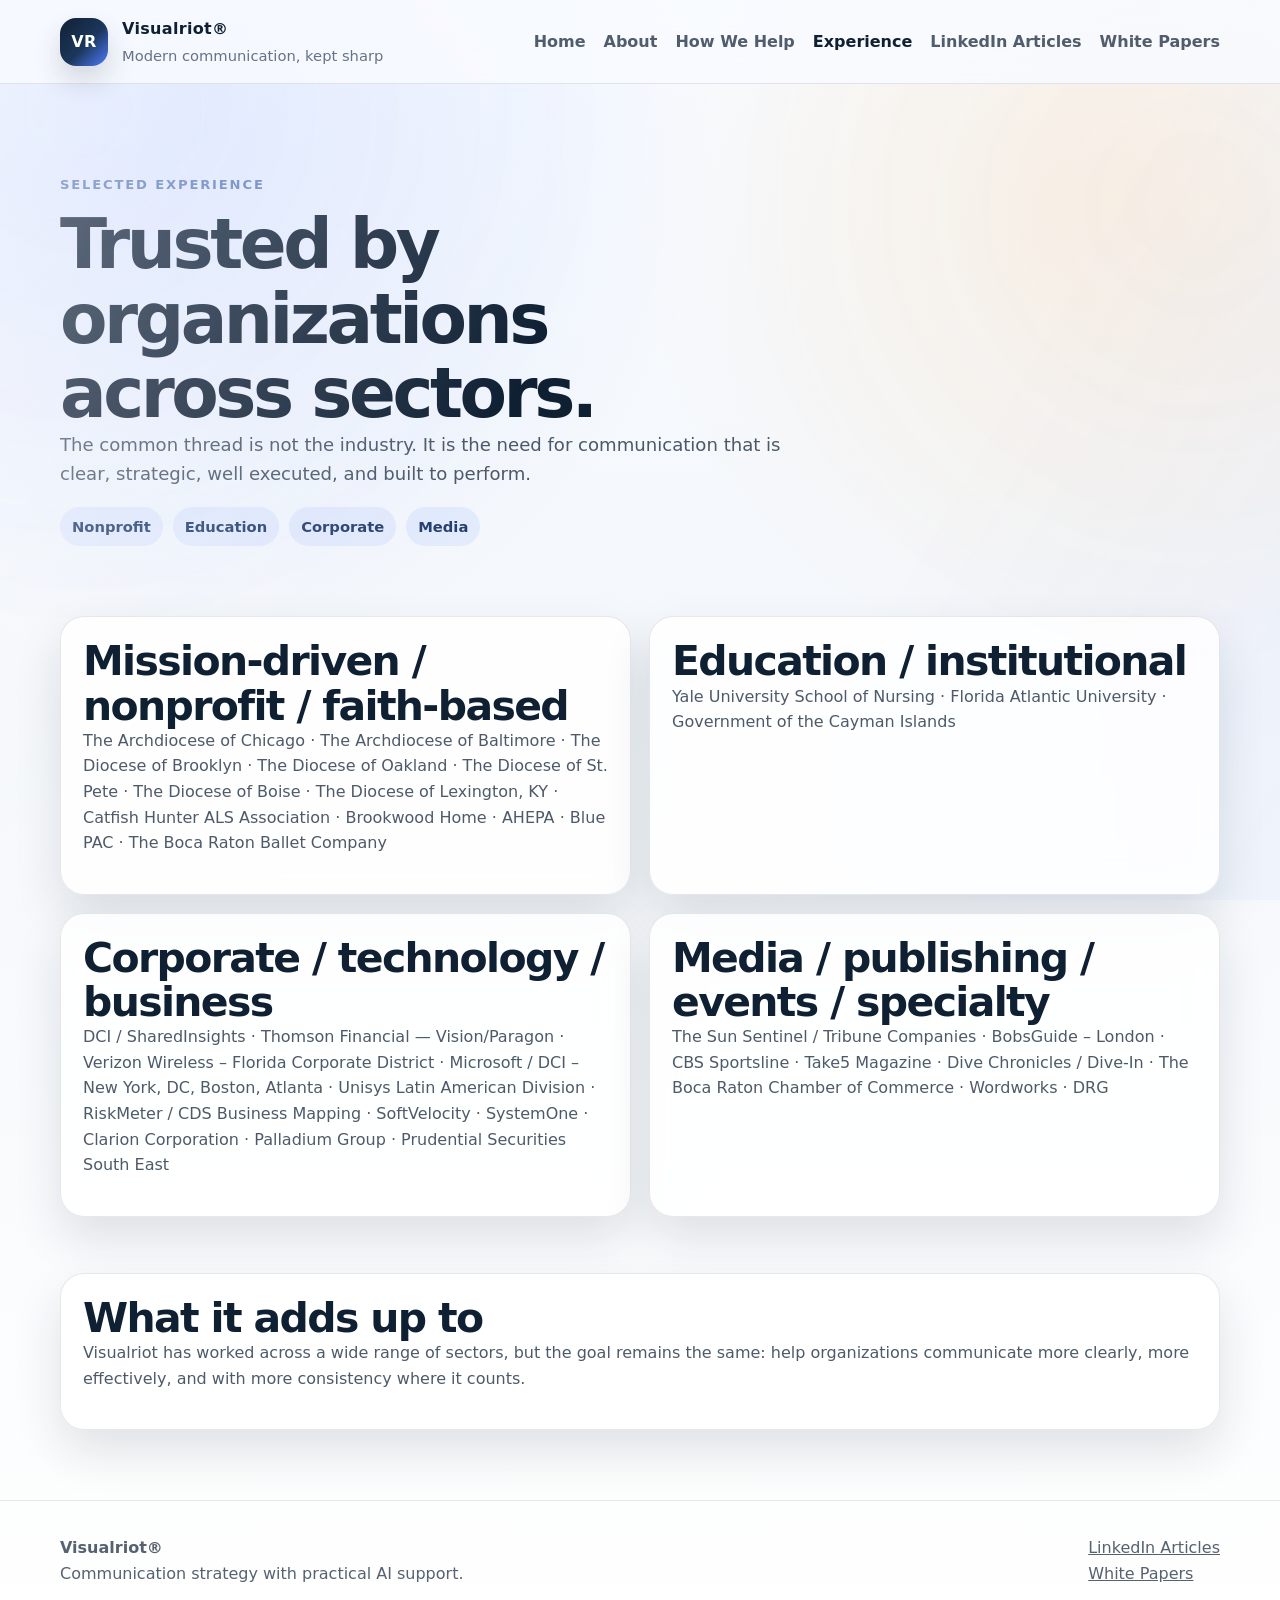
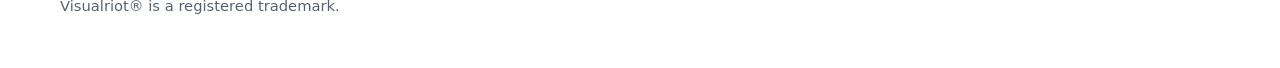
<file: selected-experience.html>
<!doctype html>
<html lang="en">
<head>
  <meta charset="utf-8">
  <meta name="viewport" content="width=device-width, initial-scale=1">
  <title>Selected Experience | Visualriot®</title>
  <meta name="description" content="Selected Visualriot experience across nonprofit, education, corporate, media, and mission-driven sectors.">
  <link rel="icon" type="image/svg+xml" href="visualriot-mark.svg">
  <link rel="stylesheet" href="styles.css">
</head>
<body>
  <a class="skip" href="#content">Skip to content</a>
  <header>
    <div class="wrap topbar">
      <a class="brand" href="index.html" aria-label="Visualriot home">
        <span class="brand-lockup" aria-hidden="true">VR</span>
        <span class="brand-copy"><strong>Visualriot®</strong><span>Modern communication, kept sharp</span></span>
      </a>
      <nav aria-label="Main navigation">
        <ul>
          <li><a href="index.html">Home</a></li>
          <li><a href="about.html">About</a></li>
          <li><a href="how-we-help.html">How We Help</a></li>
          <li><a aria-current="page" href="selected-experience.html">Experience</a></li>
          <li><a href="insights.html">LinkedIn Articles</a></li>
          <li><a href="white-papers.html">White Papers</a></li>
        </ul>
      </nav>
    </div>
  </header>

  <main id="content">
    <section class="hero">
      <div class="wrap page-shell">
        <div class="page-intro">
          <div class="eyebrow">Selected experience</div>
          <h1>Trusted by organizations across sectors.</h1>
          <p class="lede">The common thread is not the industry. It is the need for communication that is clear, strategic, well executed, and built to perform.</p>
          <div class="page-badges">
            <span class="tag">Nonprofit</span>
            <span class="tag">Education</span>
            <span class="tag">Corporate</span>
            <span class="tag">Media</span>
          </div>
        </div>
      </div>
    </section>

    <section class="section">
      <div class="wrap grid two">
        <div class="card"><h2>Mission-driven / nonprofit / faith-based</h2><p class="muted">The Archdiocese of Chicago · The Archdiocese of Baltimore · The Diocese of Brooklyn · The Diocese of Oakland · The Diocese of St. Pete · The Diocese of Boise · The Diocese of Lexington, KY · Catfish Hunter ALS Association · Brookwood Home · AHEPA · Blue PAC · The Boca Raton Ballet Company</p></div>
        <div class="card"><h2>Education / institutional</h2><p class="muted">Yale University School of Nursing · Florida Atlantic University · Government of the Cayman Islands</p></div>
        <div class="card"><h2>Corporate / technology / business</h2><p class="muted">DCI / SharedInsights · Thomson Financial — Vision/Paragon · Verizon Wireless – Florida Corporate District · Microsoft / DCI – New York, DC, Boston, Atlanta · Unisys Latin American Division · RiskMeter / CDS Business Mapping · SoftVelocity · SystemOne · Clarion Corporation · Palladium Group · Prudential Securities South East</p></div>
        <div class="card"><h2>Media / publishing / events / specialty</h2><p class="muted">The Sun Sentinel / Tribune Companies · BobsGuide – London · CBS Sportsline · Take5 Magazine · Dive Chronicles / Dive-In · The Boca Raton Chamber of Commerce · Wordworks · DRG</p></div>
      </div>
    </section>

    <section class="section">
      <div class="wrap card">
        <h2>What it adds up to</h2>
        <p>Visualriot has worked across a wide range of sectors, but the goal remains the same: help organizations communicate more clearly, more effectively, and with more consistency where it counts.</p>
      </div>
    </section>
  </main>

  <footer class="footer">
    <div class="wrap footgrid">
      <div>
        <strong>Visualriot®</strong>
        <div class="muted">Communication strategy with practical AI support.</div>
        <div class="muted smallprint">Visualriot® is a registered trademark.</div>
      </div>
      <div>
        <div><a href="insights.html">LinkedIn Articles</a></div>
        <div><a href="white-papers.html">White Papers</a></div>
      </div>
    </div>
  </footer>
</body>
</html>
</file>
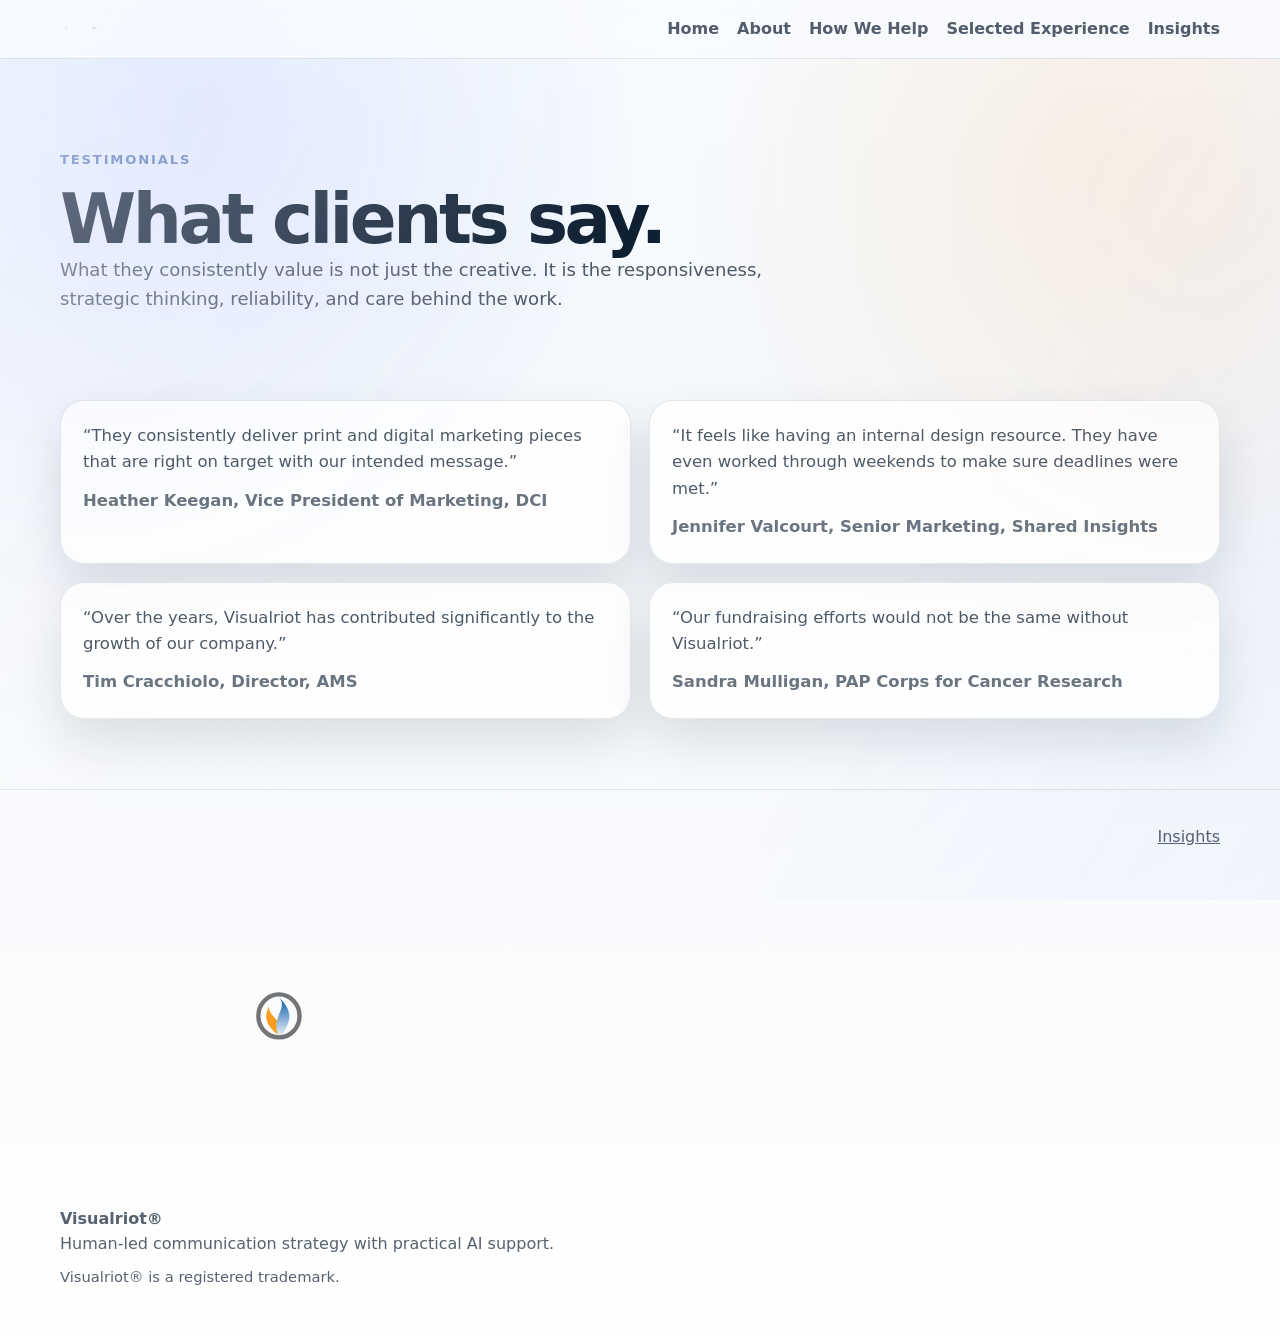
<file: testimonials.html>
<!doctype html>
<html lang="en">
<head>
  <meta charset="utf-8">
  <meta name="viewport" content="width=device-width, initial-scale=1">
  <title>Testimonials | Visualriot®</title>
  <meta name="description" content="Client testimonials for Visualriot.">
  <link rel="icon" type="image/svg+xml" href="visualriot-mark.svg">
  <link rel="stylesheet" href="styles.css">
</head>
<body>
  <header>
    <div class="wrap topbar">
      <a class="brand" href="index.html" aria-label="Visualriot registered trademark home">
        <img class="brand-icon" src="visualriot-mark.svg" alt="">
        <img class="brand-wordmark" src="visualriot-wordmark.svg" alt="Visualriot registered wordmark">
      </a>
      <nav aria-label="Main navigation">
        <ul>
          <li><a href="index.html">Home</a></li>
          <li><a href="about.html">About</a></li>
          <li><a href="how-we-help.html">How We Help</a></li>
          <li><a href="selected-experience.html">Selected Experience</a></li>
          <li><a href="insights.html">Insights</a></li>
        </ul>
      </nav>
    </div>
  </header>
  <main>
    <section class="hero">
      <div class="wrap">
        <div class="eyebrow">Testimonials</div>
        <h1>What clients say.</h1>
        <p class="lede">What they consistently value is not just the creative. It is the responsiveness, strategic thinking, reliability, and care behind the work.</p>
      </div>
    </section>
    <section class="section">
      <div class="wrap grid two">
        <div class="card quote"><p>“They consistently deliver print and digital marketing pieces that are right on target with our intended message.”</p><div class="who">Heather Keegan, Vice President of Marketing, DCI</div></div>
        <div class="card quote"><p>“It feels like having an internal design resource. They have even worked through weekends to make sure deadlines were met.”</p><div class="who">Jennifer Valcourt, Senior Marketing, Shared Insights</div></div>
        <div class="card quote"><p>“Over the years, Visualriot has contributed significantly to the growth of our company.”</p><div class="who">Tim Cracchiolo, Director, AMS</div></div>
        <div class="card quote"><p>“Our fundraising efforts would not be the same without Visualriot.”</p><div class="who">Sandra Mulligan, PAP Corps for Cancer Research</div></div>
      </div>
    </section>
  </main>
  <footer class="footer"><div class="wrap footgrid"><div><span class="footer-brand"><img class="brand-icon" src="visualriot-mark.svg" alt=""><strong>Visualriot®</strong></span><div class="muted">Human-led communication strategy with practical AI support.</div><div class="muted smallprint">Visualriot® is a registered trademark.</div></div><div><a href="insights.html">Insights</a></div></div></footer>
</body>
</html>
</file>
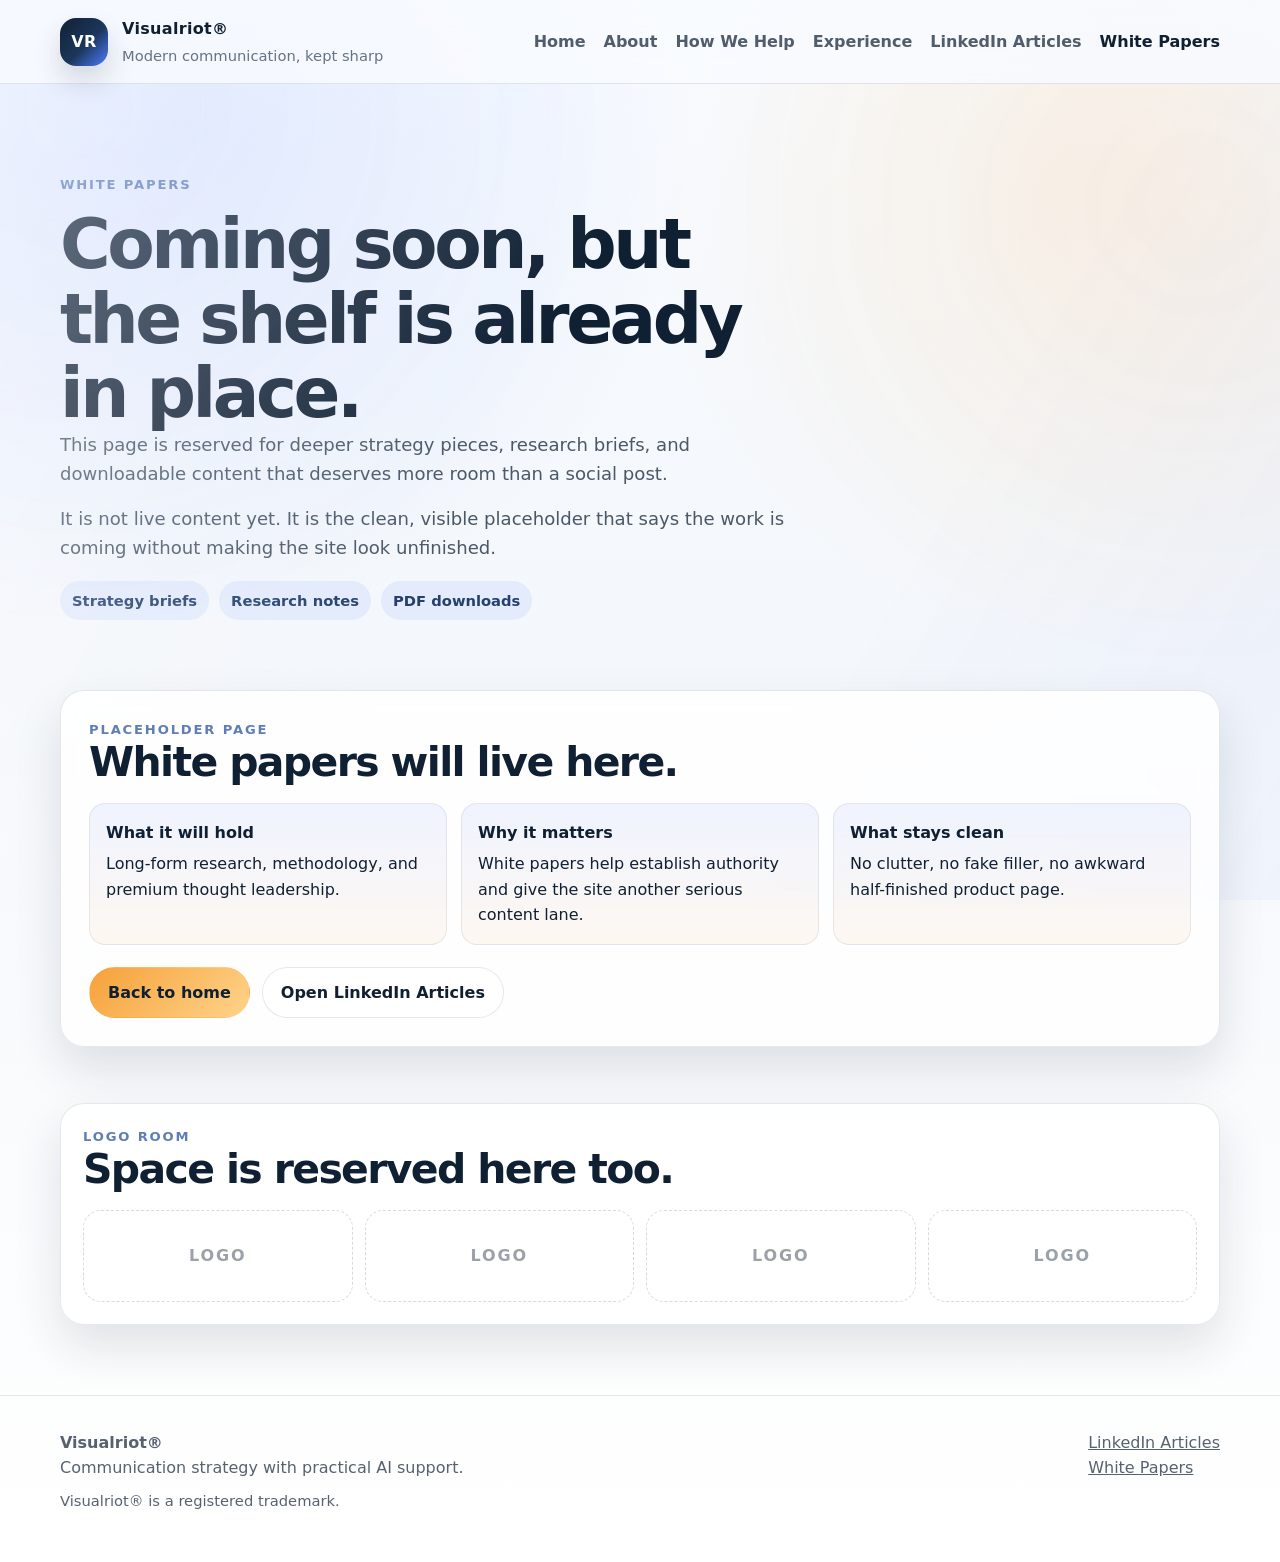
<file: white-papers.html>
<!doctype html>
<html lang="en">
<head>
  <meta charset="utf-8">
  <meta name="viewport" content="width=device-width, initial-scale=1">
  <title>White Papers | Visualriot®</title>
  <meta name="description" content="Visualriot white papers are coming soon. This page reserves the shelf for strategy briefs, downloadable research, and premium long-form assets.">
  <link rel="icon" type="image/svg+xml" href="visualriot-mark.svg">
  <link rel="stylesheet" href="styles.css">
</head>
<body>
  <a class="skip" href="#content">Skip to content</a>
  <header>
    <div class="wrap topbar">
      <a class="brand" href="index.html" aria-label="Visualriot home">
        <span class="brand-lockup" aria-hidden="true">VR</span>
        <span class="brand-copy"><strong>Visualriot®</strong><span>Modern communication, kept sharp</span></span>
      </a>
      <nav aria-label="Main navigation">
        <ul>
          <li><a href="index.html">Home</a></li>
          <li><a href="about.html">About</a></li>
          <li><a href="how-we-help.html">How We Help</a></li>
          <li><a href="selected-experience.html">Experience</a></li>
          <li><a href="insights.html">LinkedIn Articles</a></li>
          <li><a aria-current="page" href="white-papers.html">White Papers</a></li>
        </ul>
      </nav>
    </div>
  </header>

  <main id="content">
    <section class="hero">
      <div class="wrap page-shell">
        <div class="page-intro">
          <div class="eyebrow">White papers</div>
          <h1>Coming soon, but the shelf is already in place.</h1>
          <p class="lede">This page is reserved for deeper strategy pieces, research briefs, and downloadable content that deserves more room than a social post.</p>
          <p class="lede">It is not live content yet. It is the clean, visible placeholder that says the work is coming without making the site look unfinished.</p>
          <div class="page-badges">
            <span class="tag">Strategy briefs</span>
            <span class="tag">Research notes</span>
            <span class="tag">PDF downloads</span>
          </div>
        </div>
      </div>
    </section>

    <section class="section">
      <div class="wrap coming-soon">
        <div class="head">
          <div>
            <div class="eyebrow">Placeholder page</div>
            <h2>White papers will live here.</h2>
          </div>
        </div>
        <div class="coming-soon-grid">
          <div class="coming-tile"><strong>What it will hold</strong><span>Long-form research, methodology, and premium thought leadership.</span></div>
          <div class="coming-tile"><strong>Why it matters</strong><span>White papers help establish authority and give the site another serious content lane.</span></div>
          <div class="coming-tile"><strong>What stays clean</strong><span>No clutter, no fake filler, no awkward half-finished product page.</span></div>
        </div>
        <div class="button-row" style="margin-top:22px;">
          <a class="cta primary" href="index.html">Back to home</a>
          <a class="cta secondary" href="insights.html">Open LinkedIn Articles</a>
        </div>
      </div>
    </section>

    <section class="section">
      <div class="wrap card">
        <div class="head">
          <div>
            <div class="eyebrow">Logo room</div>
            <h2>Space is reserved here too.</h2>
          </div>
        </div>
        <div class="logo-rail">
          <div class="logo-slot">Logo</div>
          <div class="logo-slot">Logo</div>
          <div class="logo-slot">Logo</div>
          <div class="logo-slot">Logo</div>
        </div>
      </div>
    </section>
  </main>

  <footer class="footer">
    <div class="wrap footgrid">
      <div>
        <strong>Visualriot®</strong>
        <div class="muted">Communication strategy with practical AI support.</div>
        <div class="muted smallprint">Visualriot® is a registered trademark.</div>
      </div>
      <div>
        <div><a href="insights.html">LinkedIn Articles</a></div>
        <div><a href="white-papers.html">White Papers</a></div>
      </div>
    </div>
  </footer>
</body>
</html>
</file>
<file: styles.css>
:root {
  --bg: #f4f7fb;
  --bg-2: #edf3ff;
  --ink: #102033;
  --muted: rgba(16, 32, 51, 0.74);
  --line: rgba(16, 32, 51, 0.10);
  --blue: #4f7cff;
  --blue-2: #dce8ff;
  --orange: #f6a13a;
  --orange-2: #ffe5bf;
  --card: rgba(255,255,255,0.84);
  --card-strong: rgba(255,255,255,0.94);
  --shadow: 0 22px 48px rgba(16, 32, 51, 0.12);
  --radius: 24px;
  --max: 1160px;
}

* { box-sizing: border-box; }
html { scroll-behavior: smooth; }
body {
  margin: 0;
  font-family: Inter, ui-sans-serif, system-ui, -apple-system, BlinkMacSystemFont, "Segoe UI", sans-serif;
  color: var(--ink);
  background:
    radial-gradient(circle at 15% 8%, rgba(79, 124, 255, 0.12), transparent 28%),
    radial-gradient(circle at 86% 12%, rgba(246, 161, 58, 0.10), transparent 26%),
    linear-gradient(180deg, #f8fbff 0%, var(--bg) 42%, #ffffff 100%);
  line-height: 1.6;
  min-height: 100vh;
  overflow-x: hidden;
}
body::before {
  content: "";
  position: fixed;
  inset: 0;
  pointer-events: none;
  background:
    linear-gradient(120deg, rgba(255,255,255,0.48), transparent 42%),
    linear-gradient(300deg, rgba(79, 124, 255, 0.05), transparent 35%);
  opacity: 0.9;
}
body::after {
  content: "";
  position: fixed;
  inset: -18%;
  pointer-events: none;
  background:
    radial-gradient(circle at 18% 22%, rgba(79, 124, 255, 0.08), transparent 32%),
    radial-gradient(circle at 82% 30%, rgba(246, 161, 58, 0.06), transparent 30%);
  filter: blur(44px);
  opacity: 0.7;
  animation: drift 18s ease-in-out infinite alternate;
}
@keyframes drift {
  from { transform: translate3d(-1.25%, -1%, 0) scale(1); }
  to { transform: translate3d(1.25%, 1%, 0) scale(1.05); }
}
a { color: inherit; }
img { display: block; max-width: 100%; }
code { background: rgba(16,32,51,0.06); padding: 0.12rem 0.36rem; border-radius: 8px; }
.wrap { width: min(var(--max), calc(100% - 32px)); margin: 0 auto; }
.skip { position: absolute; left: -999px; top: auto; }
.skip:focus {
  left: 16px; top: 16px; z-index: 9999; background: #fff; color: #111;
  padding: 10px 12px; border-radius: 10px; box-shadow: var(--shadow);
}
header {
  position: sticky; top: 0; z-index: 50;
  backdrop-filter: blur(18px);
  background: rgba(248, 251, 255, 0.84);
  border-bottom: 1px solid var(--line);
}
.topbar {
  display: flex; align-items: center; justify-content: space-between; gap: 22px;
  padding: 16px 0;
}
.brand {
  display: flex; align-items: center; gap: 14px; text-decoration: none; color: inherit;
}
.brand-lockup {
  display: inline-flex; align-items: center; justify-content: center;
  width: 48px; height: 48px; border-radius: 16px;
  background: linear-gradient(135deg, var(--ink), #1c375c 55%, #4f7cff);
  color: #fff; font-weight: 800; letter-spacing: 0.02em;
  box-shadow: 0 14px 28px rgba(16, 32, 51, 0.16);
  flex: 0 0 auto;
}
.brand-copy { display: grid; gap: 2px; }
.brand-copy strong { font-size: 1rem; letter-spacing: 0.02em; }
.brand-copy span { color: rgba(16,32,51,.62); font-size: .92rem; }
nav ul {
  list-style: none; display: flex; flex-wrap: wrap; gap: 10px 18px; padding: 0; margin: 0;
  align-items: center; justify-content: flex-end;
}
nav a { text-decoration: none; color: rgba(16,32,51,.72); font-weight: 700; }
nav a:hover, nav a[aria-current="page"] { color: var(--ink); }
.cta {
  display: inline-flex; align-items: center; justify-content: center; padding: 12px 18px;
  border-radius: 999px; text-decoration: none; font-weight: 700; border: 1px solid transparent;
  transition: transform .15s ease, box-shadow .15s ease, background .15s ease, border-color .15s ease;
}
.cta:hover { transform: translateY(-1px); box-shadow: var(--shadow); }
.cta.primary { background: linear-gradient(135deg, var(--orange), #ffd38a); color: #102033; }
.cta.secondary { background: rgba(255,255,255,.78); border-color: rgba(16,32,51,.10); }
.cta.ghost { background: transparent; border-color: rgba(16,32,51,.12); }
.hero { padding: 90px 0 42px; }
.hero-grid { display: grid; grid-template-columns: 1.12fr .88fr; gap: 34px; align-items: center; }
.eyebrow {
  color: #5f7db7; font-weight: 800; text-transform: uppercase; letter-spacing: .14em; font-size: .82rem;
}
h1, h2, h3 { line-height: 1.08; margin: 0; }
h1 { font-size: clamp(2.45rem, 5.4vw, 5.2rem); letter-spacing: -0.05em; margin-top: 12px; }
h2 { font-size: clamp(1.85rem, 3.2vw, 2.8rem); letter-spacing: -0.04em; }
h3 { font-size: 1.1rem; }
p { margin: 0 0 16px; color: var(--muted); }
.lede { font-size: 1.13rem; max-width: 66ch; }
.hero-card, .card, .panel, .coming-soon, .feature-card {
  background: var(--card);
  border: 1px solid var(--line);
  border-radius: var(--radius);
  box-shadow: var(--shadow);
  backdrop-filter: blur(14px);
}
.hero-card { padding: 26px; }
.hero-card p { margin-bottom: 0; }
.stats { display: grid; grid-template-columns: repeat(2, 1fr); gap: 14px; margin-top: 18px; }
.stat {
  padding: 16px; border-radius: 18px; background: linear-gradient(180deg, rgba(79,124,255,.10), rgba(246,161,58,.08));
  border: 1px solid rgba(16,32,51,.08);
}
.stat strong { display: block; font-size: 1.05rem; color: var(--ink); }
.stat span { color: rgba(16,32,51,.66); font-size: .95rem; }
.section { padding: 28px 0; }
.section .head { display: flex; justify-content: space-between; gap: 20px; align-items: end; margin-bottom: 18px; }
.section .head p { max-width: 68ch; }
.grid { display: grid; gap: 18px; }
.grid.two { grid-template-columns: repeat(2, 1fr); }
.grid.three { grid-template-columns: repeat(3, 1fr); }
.card, .panel, .feature-card, .coming-soon { padding: 22px; }
.card p, .panel p, .hero-card p, .quote p, .feature-card p { color: var(--muted); }
.clean { margin: 0; padding-left: 18px; }
.clean li { margin-bottom: 8px; color: var(--muted); }
.pill, .tag {
  display: inline-flex; align-items: center; gap: 8px; padding: 8px 12px; border-radius: 999px;
  background: rgba(79,124,255,.10); color: #24406e; font-weight: 700; font-size: .92rem;
}
.quote { font-size: 1.03rem; }
.quote p { margin-bottom: 12px; }
.quote .who { color: rgba(16,32,51,.62); font-weight: 700; }
.footer {
  padding: 34px 0 50px; color: rgba(16,32,51,.70); border-top: 1px solid var(--line); margin-top: 42px;
}
.footer .footgrid { display: flex; justify-content: space-between; gap: 20px; flex-wrap: wrap; }
.muted { color: rgba(16,32,51,.70); }
.smallprint { margin-top: 8px; font-size: .92rem; }
.button-row { display: flex; gap: 12px; flex-wrap: wrap; margin-top: 24px; }
.callout {
  background: linear-gradient(135deg, rgba(79,124,255,.12), rgba(246,161,58,.08));
  border: 1px solid rgba(16,32,51,.08);
}
.list-cols { columns: 2; column-gap: 24px; }
.list-cols p { break-inside: avoid; margin-bottom: 10px; }
.stack { display: grid; gap: 22px; }
.article { padding: 26px; }
.article-meta { display: flex; justify-content: space-between; gap: 20px; align-items: end; margin-bottom: 16px; }
.article-meta h2 { margin-top: 8px; }
.article-meta-right { text-align: right; }
.article-body > p,
.article-body > ul { max-width: 74ch; }
.article-body p { margin-bottom: 16px; }
.article-kicker { color: var(--blue); font-weight: 800; text-transform: uppercase; letter-spacing: .08em; font-size: .9rem; }
.article-list { margin-bottom: 16px; }
.article-source { margin-top: 18px; font-size: .92rem; }
.archive-list { columns: 2; column-gap: 28px; }
.archive-list li { break-inside: avoid; margin-bottom: 8px; }
.logo-rail { display: grid; grid-template-columns: repeat(4, minmax(0, 1fr)); gap: 12px; }
.logo-slot {
  min-height: 92px; display: grid; place-items: center; text-align: center; padding: 12px;
  border-radius: 18px; border: 1px dashed rgba(16,32,51,.16); background: rgba(255,255,255,.64);
  color: rgba(16,32,51,.42); font-weight: 800; letter-spacing: .12em; text-transform: uppercase;
}
.feature-grid { display: grid; grid-template-columns: 1.05fr .95fr; gap: 18px; }
.feature-card { position: relative; overflow: hidden; }
.feature-card::after {
  content: ""; position: absolute; inset: auto -28% -40% auto; width: 180px; height: 180px;
  background: radial-gradient(circle, rgba(79,124,255,.16), transparent 65%);
}
.feature-card .meta { display: flex; justify-content: space-between; gap: 12px; align-items: center; margin-bottom: 12px; }
.feature-card .meta span { color: rgba(16,32,51,.62); font-size: .92rem; }
.feature-card h3 { margin-bottom: 10px; }
.feature-card .button-row { margin-top: 18px; }
.coming-soon {
  padding: 28px;
  background: linear-gradient(180deg, rgba(255,255,255,.88), rgba(255,255,255,.74));
}
.coming-soon-grid { display: grid; grid-template-columns: repeat(3, minmax(0, 1fr)); gap: 14px; margin-top: 18px; }
.coming-tile {
  padding: 16px; border-radius: 16px; background: linear-gradient(180deg, rgba(79,124,255,.08), rgba(246,161,58,.07));
  border: 1px solid rgba(16,32,51,.08);
}
.coming-tile strong { display: block; margin-bottom: 6px; }
.page-shell { display: grid; gap: 18px; }
.page-intro { max-width: 72ch; }
.page-badges { display: flex; gap: 10px; flex-wrap: wrap; margin-top: 18px; }
@media (max-width: 960px) {
  .hero-grid, .grid.two, .grid.three, .feature-grid { grid-template-columns: 1fr; }
  .section .head { flex-direction: column; align-items: start; }
  .logo-rail, .coming-soon-grid { grid-template-columns: repeat(2, minmax(0, 1fr)); }
  nav ul { justify-content: flex-start; }
}
@media (max-width: 680px) {
  .topbar { flex-direction: column; align-items: start; }
  .hero { padding-top: 42px; }
  .stats { grid-template-columns: 1fr; }
  .list-cols, .archive-list, .logo-rail, .coming-soon-grid { columns: 1; grid-template-columns: 1fr; }
  .article-meta { flex-direction: column; align-items: start; }
  .article-meta-right { text-align: left; }
}
</file>
